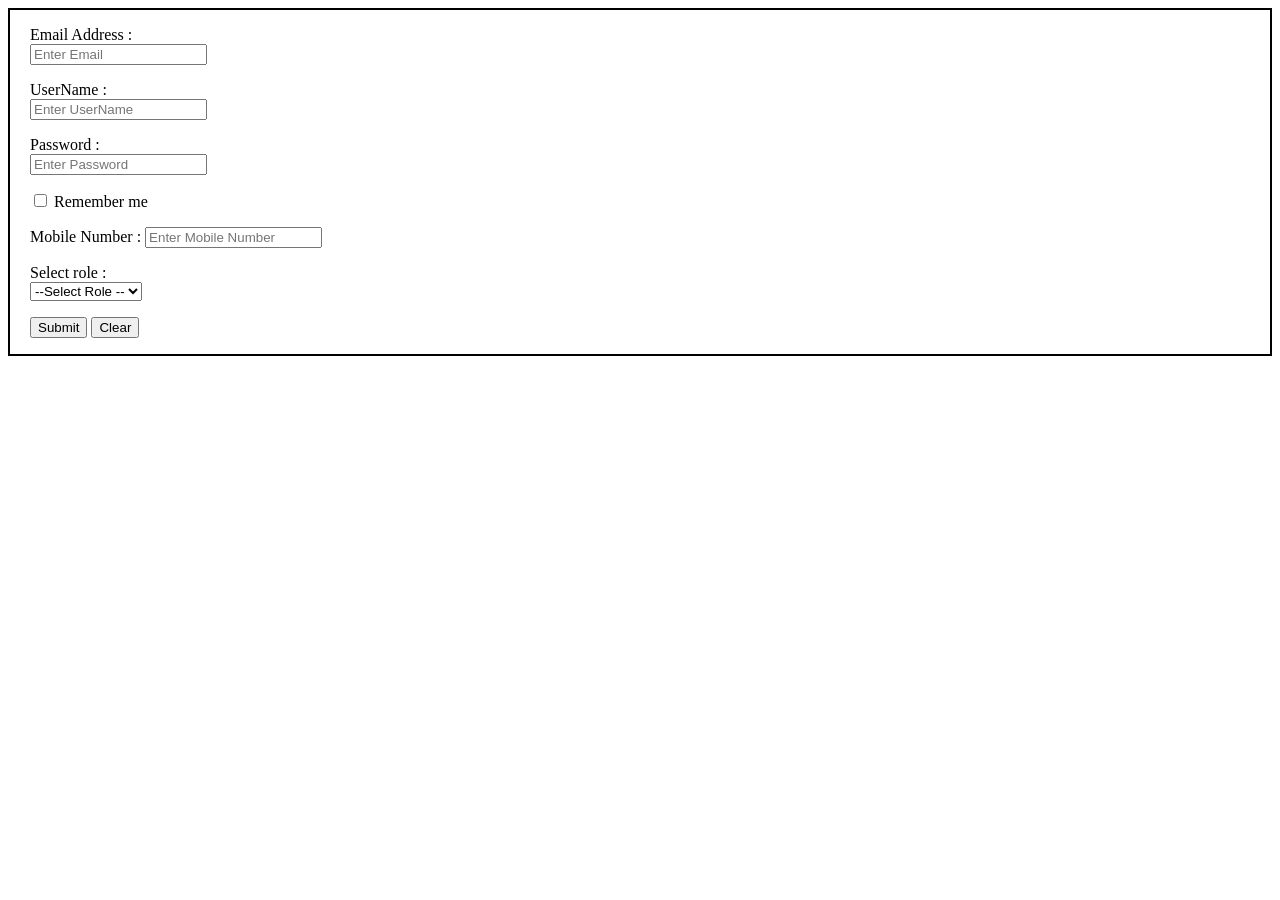
<file: Login.html>
<!DOCTYPE html>
<html lang="en">
<head>
    <meta charset="UTF-8">
    <meta name="viewport" content="width=device-width, initial-scale=1.0">
    <title>Document</title>
    
</head>
<body>
    <form action="" method="post" style="border: 2px solid; padding-left: 20px;">
        <p>
            <label for="email">Email Address : </label><br>
            <input type="email" id="email" name="email" placeholder="Enter Email" required>
        </p>

        <p>
            <label for="username">UserName :</label><br>
            <input type="text" id="username" name="username" placeholder="Enter UserName" required>
        </p>

        <p>
            <label for="password">Password :</label><br>
            <input type="password" id="password" name="password" placeholder="Enter Password" required>
        </p>
        <p>
            <label for="remember"   id="remember">
            <input type="checkbox">
            Remember me
            </label>
        </p>

        <p>
            <label for="mobileNumber">Mobile Number :</label>
            <input type="number"
            id="number"
            name="number"
            pattern="[0-9]{10}"
            placeholder="Enter Mobile Number"
            size="10"
            required>
        </p>
        <p>
            <label for="role">Select role :</label><br>
            <select name="role" id="role" required>
                <option value="">--Select Role --</option>
                <option value="student">Student</option>
                <option value="faculty">Faculty</option>
                <option value="admin">Admin</option>
            </select>
        </p>

        <p>
            <button type="submit" id="submit">Submit</button>
            <button type="reset" id="reset">Clear</button>
        </p>
    </form>
</body>
</html>
</file>
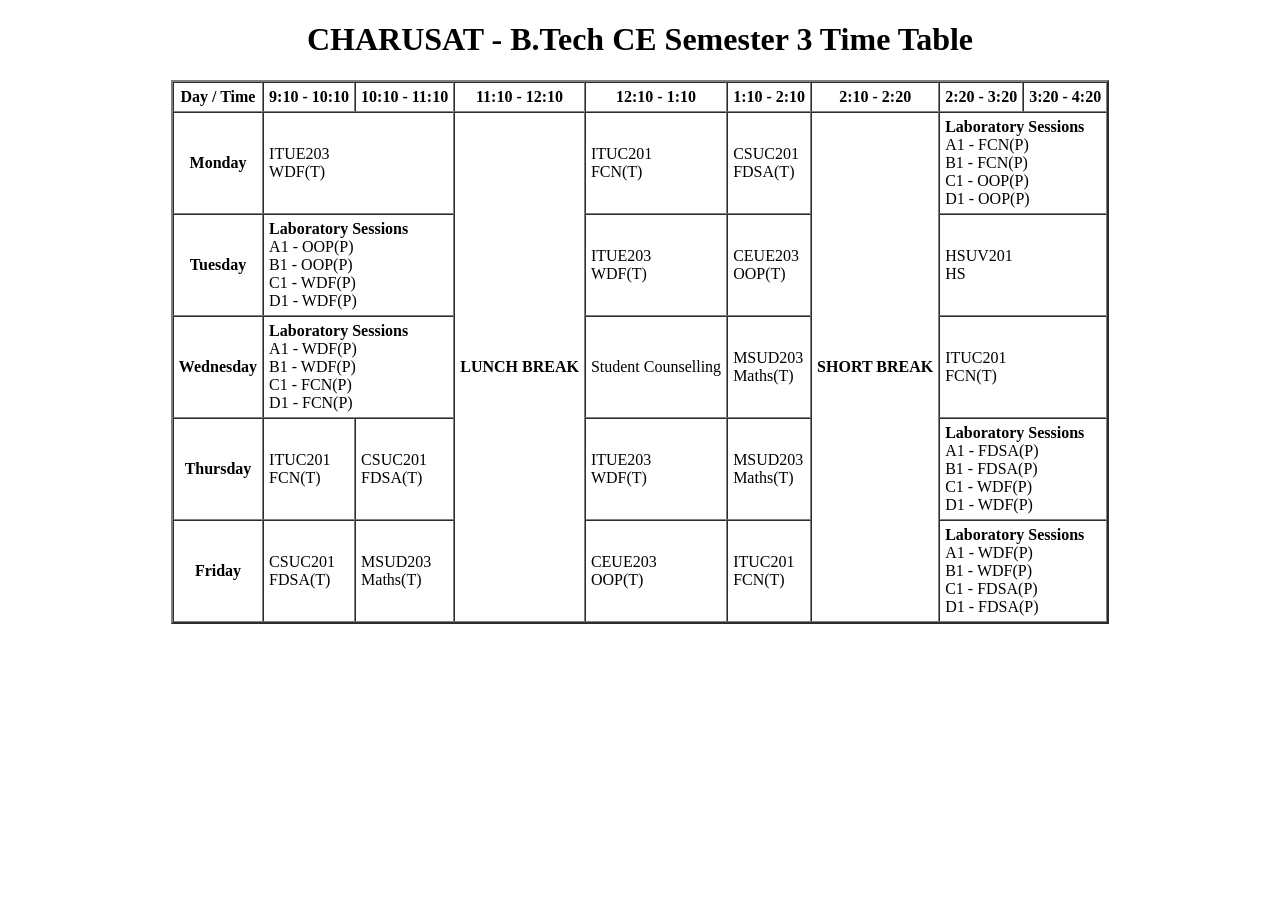
<file: TimeTable.html>
<!DOCTYPE html>
<html>
<head>
    <title>Semester 3 Time Table</title>
</head>
<body>

<h1 align="center">CHARUSAT - B.Tech CE Semester 3 Time Table</h1>

<table border="2" cellspacing="0" cellpadding="5" align = "center">

    <tr>
        <th>Day / Time</th>
        <th>9:10 - 10:10</th>
        <th>10:10 - 11:10</th>
        <th>11:10 - 12:10</th>
        <th>12:10 - 1:10</th>
        <th>1:10 - 2:10</th>
        <th>2:10 - 2:20</th>
        <th>2:20 - 3:20</th>
        <th>3:20 - 4:20</th>
    </tr>

    <tr>
        <th>Monday</th>
        <td colspan="2">
            ITUE203<br>
            WDF(T)
        </td>
        <td rowspan="6" align="center">
            <b>LUNCH BREAK</b>
        </td>
        <td>
            ITUC201<br>
            FCN(T)
        </td>
        <td>
            CSUC201<br>
            FDSA(T)
        </td>
        <td rowspan="6" align="center">
            <b>SHORT BREAK</b>
        </td>
        <td colspan="2">
            <b>Laboratory Sessions</b><br>
            A1 - FCN(P)<br>
            B1 - FCN(P)<br>
            C1 - OOP(P)<br>
            D1 - OOP(P)
        </td>
    </tr>
    <tr>
        <th>Tuesday</th>
        <td colspan="2">
            <b>Laboratory Sessions</b><br>
            A1 - OOP(P)<br>
            B1 - OOP(P)<br>
            C1 - WDF(P)<br>
            D1 - WDF(P)
        </td>
        <td>
            ITUE203<br>
            WDF(T)
        </td>
        <td>
            CEUE203<br>
            OOP(T)
        </td>
        <td colspan="2">
            HSUV201<br>
            HS
        </td>
    </tr>
    <tr>
        <th>Wednesday</th>

        <td colspan="2">
            <b>Laboratory Sessions</b><br>

            A1 - WDF(P)<br>
            B1 - WDF(P)<br>
            C1 - FCN(P)<br>
            D1 - FCN(P)
        </td>

        <td>
            Student Counselling
        </td>
        <td>
            MSUD203<br>
            Maths(T)
        </td>

        <td colspan="2">
            ITUC201<br>
            FCN(T)
        </td>
    </tr>
    <tr>
        <th>Thursday</th>
        <td>
            ITUC201<br>
            FCN(T)
        </td>
        <td>
            CSUC201<br>
            FDSA(T)
        </td>

        <td>
            ITUE203<br>
            WDF(T)
        </td>

        <td>
            MSUD203<br>
            Maths(T)
        </td>

        <td colspan="2">
            <b>Laboratory Sessions</b><br>

            A1 - FDSA(P)<br>
            B1 - FDSA(P)<br>
            C1 - WDF(P)<br>
            D1 - WDF(P)
        </td>
    </tr>

    <tr>
        <th>Friday</th>
        <td>
            CSUC201<br>
            FDSA(T)
        </td>
        <td>
            MSUD203<br>
            Maths(T)
        </td>
        <td>
            CEUE203<br>
            OOP(T)
        </td>
        <td>
            ITUC201<br>
            FCN(T)
        </td>
        <td colspan="2">
            <b>Laboratory Sessions</b><br>
            A1 - WDF(P)<br>
            B1 - WDF(P)<br>
            C1 - FDSA(P)<br>
            D1 - FDSA(P)
        </td>
    </tr>

    <!-- <tr>
        <th>Saturday</th>
        <td>University Elective-1</td>
        <td>University Elective-1</td>
        <td>University Elective-1</td>
        <td>University Elective-1</td>
        <td>Skill Enhancement</td>
        <td>Skill Enhancement</td>
    </tr> -->

</table>
</body>
</html>
</file>
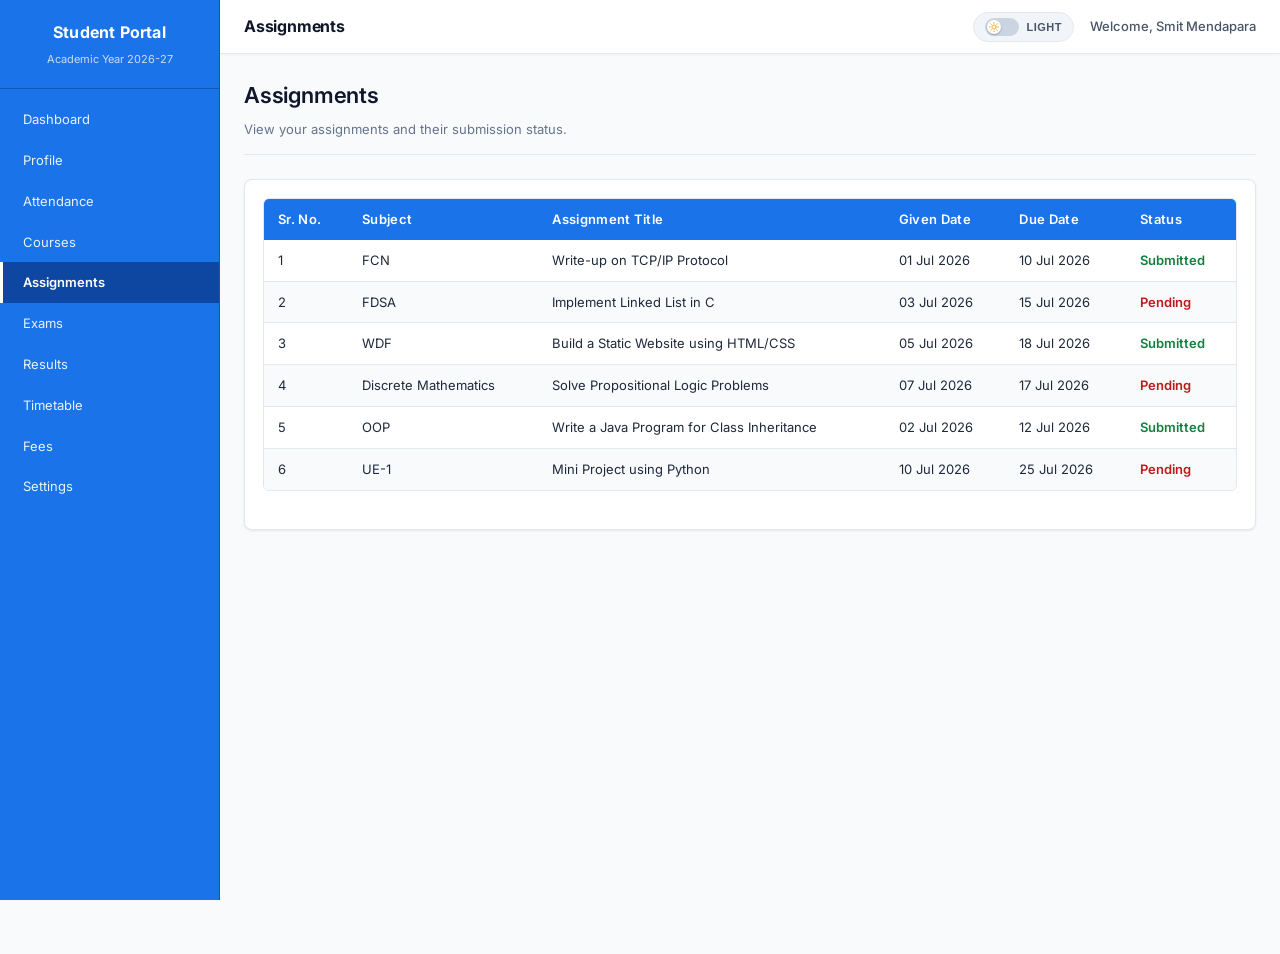
<file: StudentHubPortal/assignments.html>
<!DOCTYPE html>
<html lang="en">
<head>
    <meta charset="UTF-8">
    <meta name="viewport" content="width=device-width, initial-scale=1.0">
    <title>Assignments - Student Dashboard</title>
    <link rel="stylesheet" href="css/style.css">
    <link rel="stylesheet" href="css/layout.css">
    <link rel="stylesheet" href="css/pages.css">
</head>
<body>

    <!-- Sidebar -->
    <aside class="sidebar">
        <div class="sidebar-header">
            <h2>Student Portal</h2>
            <p>Academic Year 2026-27</p>
        </div>
        <ul class="sidebar-menu">
            <li><a href="index.html">Dashboard</a></li>
            <li><a href="profile.html">Profile</a></li>
            <li><a href="attendance.html">Attendance</a></li>
            <li><a href="courses.html">Courses</a></li>
            <li><a href="assignments.html" class="active">Assignments</a></li>
            <li><a href="exams.html">Exams</a></li>
            <li><a href="results.html">Results</a></li>
            <li><a href="timetable.html">Timetable</a></li>
            <li><a href="fees.html">Fees</a></li>
            <li><a href="settings.html">Settings</a></li>
        </ul>
    </aside>

    <!-- Top Navbar -->
    <header class="top-navbar">
        <span class="navbar-title">Assignments</span>
        <div class="navbar-right">
            <button id="theme-toggle" class="theme-toggle-btn" type="button" aria-label="Toggle theme" title="Toggle theme">
                <span class="theme-toggle-track">
                    <span class="theme-toggle-thumb">
                        <svg class="theme-icon sun-icon" viewBox="0 0 24 24" fill="none" stroke="currentColor" stroke-width="2" stroke-linecap="round" stroke-linejoin="round">
                            <circle cx="12" cy="12" r="5"></circle>
                            <line x1="12" y1="1" x2="12" y2="3"></line>
                            <line x1="12" y1="21" x2="12" y2="23"></line>
                            <line x1="4.22" y1="4.22" x2="5.64" y2="5.64"></line>
                            <line x1="18.36" y1="18.36" x2="19.78" y2="19.78"></line>
                            <line x1="1" y1="12" x2="3" y2="12"></line>
                            <line x1="21" y1="12" x2="23" y2="12"></line>
                            <line x1="4.22" y1="19.78" x2="5.64" y2="18.36"></line>
                            <line x1="18.36" y1="5.64" x2="19.78" y2="4.22"></line>
                        </svg>
                        <svg class="theme-icon moon-icon" viewBox="0 0 24 24" fill="none" stroke="currentColor" stroke-width="2" stroke-linecap="round" stroke-linejoin="round">
                            <path d="M21 12.79A9 9 0 1 1 11.21 3 7 7 0 0 0 21 12.79z"></path>
                        </svg>
                    </span>
                </span>
                <span class="theme-toggle-text">Theme</span>
            </button>
            <span class="navbar-user">Welcome, Smit Mendapara</span>
        </div>
    </header>

    <!-- Main Content -->
    <main class="main-content">

        <!-- Page Header -->
        <div class="page-header">
            <h1>Assignments</h1>
            <p>View your assignments and their submission status.</p>
        </div>

        <!-- Assignments Table -->
        <div class="card">
            <table>
                <thead>
                    <tr>
                        <th>Sr. No.</th>
                        <th>Subject</th>
                        <th>Assignment Title</th>
                        <th>Given Date</th>
                        <th>Due Date</th>
                        <th>Status</th>
                    </tr>
                </thead>
                <tbody>
                    <tr>
                        <td>1</td>
                        <td>FCN</td>
                        <td>Write-up on TCP/IP Protocol</td>
                        <td>01 Jul 2026</td>
                        <td>10 Jul 2026</td>
                        <td class="status-present">Submitted</td>
                    </tr>
                    <tr>
                        <td>2</td>
                        <td>FDSA</td>
                        <td>Implement Linked List in C</td>
                        <td>03 Jul 2026</td>
                        <td>15 Jul 2026</td>
                        <td class="status-absent">Pending</td>
                    </tr>
                    <tr>
                        <td>3</td>
                        <td>WDF</td>
                        <td>Build a Static Website using HTML/CSS</td>
                        <td>05 Jul 2026</td>
                        <td>18 Jul 2026</td>
                        <td class="status-present">Submitted</td>
                    </tr>
                    <tr>
                        <td>4</td>
                        <td>Discrete Mathematics</td>
                        <td>Solve Propositional Logic Problems</td>
                        <td>07 Jul 2026</td>
                        <td>17 Jul 2026</td>
                        <td class="status-absent">Pending</td>
                    </tr>
                    <tr>
                        <td>5</td>
                        <td>OOP</td>
                        <td>Write a Java Program for Class Inheritance</td>
                        <td>02 Jul 2026</td>
                        <td>12 Jul 2026</td>
                        <td class="status-present">Submitted</td>
                    </tr>
                    <tr>
                        <td>6</td>
                        <td>UE-1</td>
                        <td>Mini Project using Python</td>
                        <td>10 Jul 2026</td>
                        <td>25 Jul 2026</td>
                        <td class="status-absent">Pending</td>
                    </tr>
                </tbody>
            </table>
        </div>

    </main>
    <script src="js/theme.js"></script>
</body>
</html>
</file>
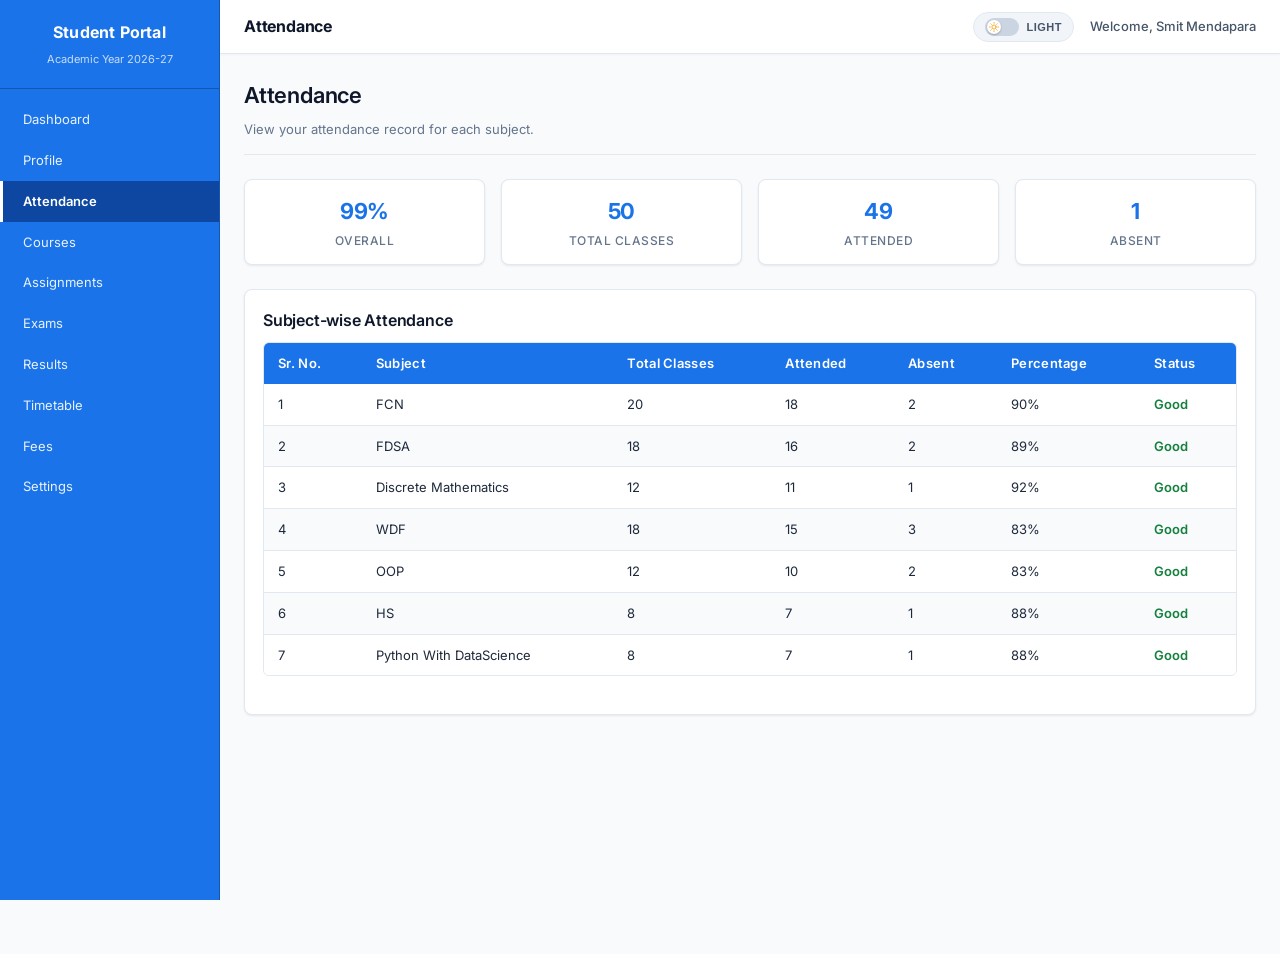
<file: StudentHubPortal/attendance.html>
<!DOCTYPE html>
<html lang="en">
<head>
    <meta charset="UTF-8">
    <meta name="viewport" content="width=device-width, initial-scale=1.0">
    <title>Attendance - Student Dashboard</title>
    <link rel="stylesheet" href="css/style.css">
    <link rel="stylesheet" href="css/layout.css">
    <link rel="stylesheet" href="css/pages.css">
</head>
<body>

    <!-- Sidebar -->
    <aside class="sidebar">
        <div class="sidebar-header">
            <h2>Student Portal</h2>
            <p>Academic Year 2026-27</p>
        </div>
        <ul class="sidebar-menu">
            <li><a href="index.html">Dashboard</a></li>
            <li><a href="profile.html">Profile</a></li>
            <li><a href="attendance.html" class="active">Attendance</a></li>
            <li><a href="courses.html">Courses</a></li>
            <li><a href="assignments.html">Assignments</a></li>
            <li><a href="exams.html">Exams</a></li>
            <li><a href="results.html">Results</a></li>
            <li><a href="timetable.html">Timetable</a></li>
            <li><a href="fees.html">Fees</a></li>
            <li><a href="settings.html">Settings</a></li>
        </ul>
    </aside>

    <!-- Top Navbar -->
    <header class="top-navbar">
        <span class="navbar-title">Attendance</span>
        <div class="navbar-right">
            <button id="theme-toggle" class="theme-toggle-btn" type="button" aria-label="Toggle theme" title="Toggle theme">
                <span class="theme-toggle-track">
                    <span class="theme-toggle-thumb">
                        <svg class="theme-icon sun-icon" viewBox="0 0 24 24" fill="none" stroke="currentColor" stroke-width="2" stroke-linecap="round" stroke-linejoin="round">
                            <circle cx="12" cy="12" r="5"></circle>
                            <line x1="12" y1="1" x2="12" y2="3"></line>
                            <line x1="12" y1="21" x2="12" y2="23"></line>
                            <line x1="4.22" y1="4.22" x2="5.64" y2="5.64"></line>
                            <line x1="18.36" y1="18.36" x2="19.78" y2="19.78"></line>
                            <line x1="1" y1="12" x2="3" y2="12"></line>
                            <line x1="21" y1="12" x2="23" y2="12"></line>
                            <line x1="4.22" y1="19.78" x2="5.64" y2="18.36"></line>
                            <line x1="18.36" y1="5.64" x2="19.78" y2="4.22"></line>
                        </svg>
                        <svg class="theme-icon moon-icon" viewBox="0 0 24 24" fill="none" stroke="currentColor" stroke-width="2" stroke-linecap="round" stroke-linejoin="round">
                            <path d="M21 12.79A9 9 0 1 1 11.21 3 7 7 0 0 0 21 12.79z"></path>
                        </svg>
                    </span>
                </span>
                <span class="theme-toggle-text">Theme</span>
            </button>
            <span class="navbar-user">Welcome, Smit Mendapara</span>
        </div>
    </header>

    <!-- Main Content -->
    <main class="main-content">

        <!-- Page Header -->
        <div class="page-header">
            <h1>Attendance</h1>
            <p>View your attendance record for each subject.</p>
        </div>

        <!-- Attendance Summary -->
        <div class="attendance-summary">
            <div class="summary-box">
                <h3>99%</h3>
                <p>Overall</p>
            </div>
            <div class="summary-box">
                <h3>50</h3>
                <p>Total Classes</p>
            </div>
            <div class="summary-box">
                <h3>49</h3>
                <p>Attended</p>
            </div>
            <div class="summary-box">
                <h3>1</h3>
                <p>Absent</p>
            </div>
        </div>

        <div class="card">
            <h3 class="mb-10">Subject-wise Attendance</h3>
            <table>
                <thead>
                    <tr>
                        <th>Sr. No.</th>
                        <th>Subject</th>
                        <th>Total Classes</th>
                        <th>Attended</th>
                        <th>Absent</th>
                        <th>Percentage</th>
                        <th>Status</th>
                    </tr>
                </thead>
                <tbody>
                    <tr>
                        <td>1</td>
                        <td>FCN</td>
                        <td>20</td>
                        <td>18</td>
                        <td>2</td>
                        <td>90%</td>
                        <td class="status-present">Good</td>
                    </tr>
                    <tr>
                        <td>2</td>
                        <td>FDSA</td>
                        <td>18</td>
                        <td>16</td>
                        <td>2</td>
                        <td>89%</td>
                        <td class="status-present">Good</td>
                    </tr>
                    <tr>
                        <td>3</td>
                        <td>Discrete Mathematics</td>
                        <td>12</td>
                        <td>11</td>
                        <td>1</td>
                        <td>92%</td>
                        <td class="status-present">Good</td>
                    </tr>
                    <tr>
                        <td>4</td>
                        <td>WDF</td>
                        <td>18</td>
                        <td>15</td>
                        <td>3</td>
                        <td>83%</td>
                        <td class="status-present">Good</td>
                    </tr>
                    <tr>
                        <td>5</td>
                        <td>OOP</td>
                        <td>12</td>
                        <td>10</td>
                        <td>2</td>
                        <td>83%</td>
                        <td class="status-present">Good</td>
                    </tr>
                    <tr>
                        <td>6</td>
                        <td>HS</td>
                        <td>8</td>
                        <td>7</td>
                        <td>1</td>
                        <td>88%</td>
                        <td class="status-present">Good</td>
                    </tr>
                    <tr>
                        <td>7</td>
                        <td>Python With DataScience</td>
                        <td>8</td>
                        <td>7</td>
                        <td>1</td>
                        <td>88%</td>
                        <td class="status-present">Good</td>
                    </tr>
                    
                </tbody>
            </table>
        </div>

    </main>
    <script src="js/theme.js"></script>
</body>
</html>
</file>
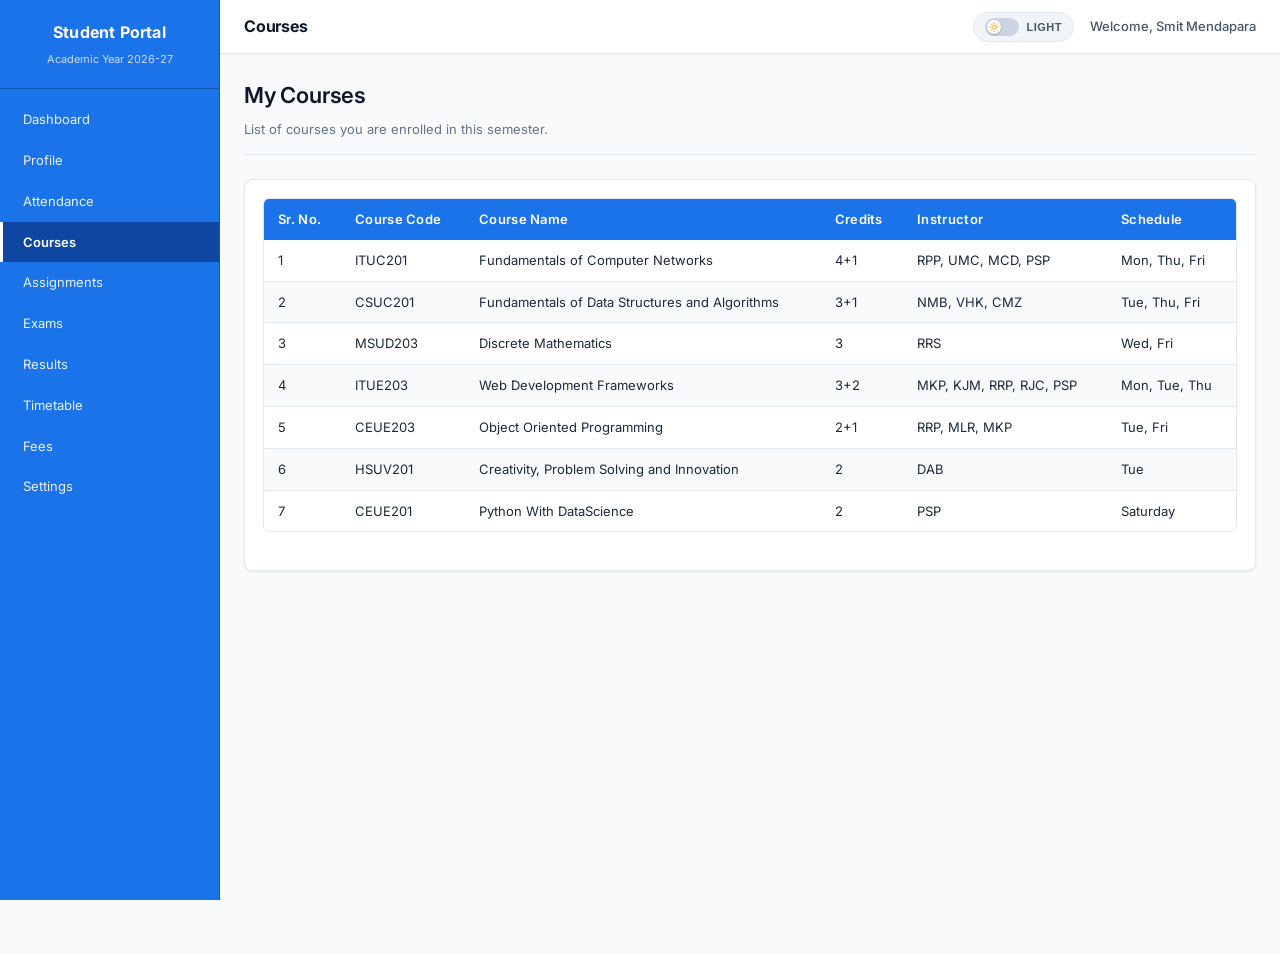
<file: StudentHubPortal/courses.html>
<!DOCTYPE html>
<html lang="en">
<head>
    <meta charset="UTF-8">
    <meta name="viewport" content="width=device-width, initial-scale=1.0">
    <title>Courses - Student Dashboard</title>
    <link rel="stylesheet" href="css/style.css">
    <link rel="stylesheet" href="css/layout.css">
    <link rel="stylesheet" href="css/pages.css">
</head>
<body>

    <!-- Sidebar -->
    <aside class="sidebar">
        <div class="sidebar-header">
            <h2>Student Portal</h2>
            <p>Academic Year 2026-27</p>
        </div>
        <ul class="sidebar-menu">
            <li><a href="index.html">Dashboard</a></li>
            <li><a href="profile.html">Profile</a></li>
            <li><a href="attendance.html">Attendance</a></li>
            <li><a href="courses.html" class="active">Courses</a></li>
            <li><a href="assignments.html">Assignments</a></li>
            <li><a href="exams.html">Exams</a></li>
            <li><a href="results.html">Results</a></li>
            <li><a href="timetable.html">Timetable</a></li>
            <li><a href="fees.html">Fees</a></li>
            <li><a href="settings.html">Settings</a></li>
        </ul>
    </aside>

    <!-- Top Navbar -->
    <header class="top-navbar">
        <span class="navbar-title">Courses</span>
        <div class="navbar-right">
            <button id="theme-toggle" class="theme-toggle-btn" type="button" aria-label="Toggle theme" title="Toggle theme">
                <span class="theme-toggle-track">
                    <span class="theme-toggle-thumb">
                        <svg class="theme-icon sun-icon" viewBox="0 0 24 24" fill="none" stroke="currentColor" stroke-width="2" stroke-linecap="round" stroke-linejoin="round">
                            <circle cx="12" cy="12" r="5"></circle>
                            <line x1="12" y1="1" x2="12" y2="3"></line>
                            <line x1="12" y1="21" x2="12" y2="23"></line>
                            <line x1="4.22" y1="4.22" x2="5.64" y2="5.64"></line>
                            <line x1="18.36" y1="18.36" x2="19.78" y2="19.78"></line>
                            <line x1="1" y1="12" x2="3" y2="12"></line>
                            <line x1="21" y1="12" x2="23" y2="12"></line>
                            <line x1="4.22" y1="19.78" x2="5.64" y2="18.36"></line>
                            <line x1="18.36" y1="5.64" x2="19.78" y2="4.22"></line>
                        </svg>
                        <svg class="theme-icon moon-icon" viewBox="0 0 24 24" fill="none" stroke="currentColor" stroke-width="2" stroke-linecap="round" stroke-linejoin="round">
                            <path d="M21 12.79A9 9 0 1 1 11.21 3 7 7 0 0 0 21 12.79z"></path>
                        </svg>
                    </span>
                </span>
                <span class="theme-toggle-text">Theme</span>
            </button>
            <span class="navbar-user">Welcome, Smit Mendapara</span>
        </div>
    </header>

    <!-- Main Content -->
    <main class="main-content">

        <!-- Page Header -->
        <div class="page-header">
            <h1>My Courses</h1>
            <p>List of courses you are enrolled in this semester.</p>
        </div>

        <!-- Course Table -->
        <div class="card">
            <table>
                <thead>
                    <tr>
                        <th>Sr. No.</th>
                        <th>Course Code</th>
                        <th>Course Name</th>
                        <th>Credits</th>
                        <th>Instructor</th>
                        <th>Schedule</th>
                    </tr>
                </thead>
                <tbody>
                    <tr>
                        <td>1</td>
                        <td>ITUC201</td>
                        <td>Fundamentals of Computer Networks</td>
                        <td>4+1</td>
                        <td>RPP, UMC, MCD, PSP</td>
                        <td>Mon, Thu, Fri</td>
                    </tr>
                    <tr>
                        <td>2</td>
                        <td>CSUC201</td>
                        <td>Fundamentals of Data Structures and Algorithms</td>
                        <td>3+1</td>
                        <td>NMB, VHK, CMZ</td>
                        <td>Tue, Thu, Fri</td>
                    </tr>
                    <tr>
                        <td>3</td>
                        <td>MSUD203</td>
                        <td>Discrete Mathematics</td>
                        <td>3</td>
                        <td>RRS</td>
                        <td>Wed, Fri</td>
                    </tr>
                    <tr>
                        <td>4</td>
                        <td>ITUE203</td>
                        <td>Web Development Frameworks</td>
                        <td>3+2</td>
                        <td>MKP, KJM, RRP, RJC, PSP</td>
                        <td>Mon, Tue, Thu</td>
                    </tr>
                    <tr>
                        <td>5</td>
                        <td>CEUE203</td>
                        <td>Object Oriented Programming</td>
                        <td>2+1</td>
                        <td>RRP, MLR, MKP</td>
                        <td>Tue, Fri</td>
                    </tr>
                    <tr>
                        <td>6</td>
                        <td>HSUV201</td>
                        <td>Creativity, Problem Solving and Innovation</td>
                        <td>2</td>
                        <td>DAB</td>
                        <td>Tue</td>
                    </tr>
                    <tr>
                        <td>7</td>
                        <td>CEUE201</td>
                        <td>Python With DataScience</td>
                        <td>2</td>
                        <td>PSP</td>
                        <td>Saturday</td>
                    </tr>
                </tbody>
            </table>
        </div>

    </main>
    <script src="js/theme.js"></script>
</body>
</html>
</file>
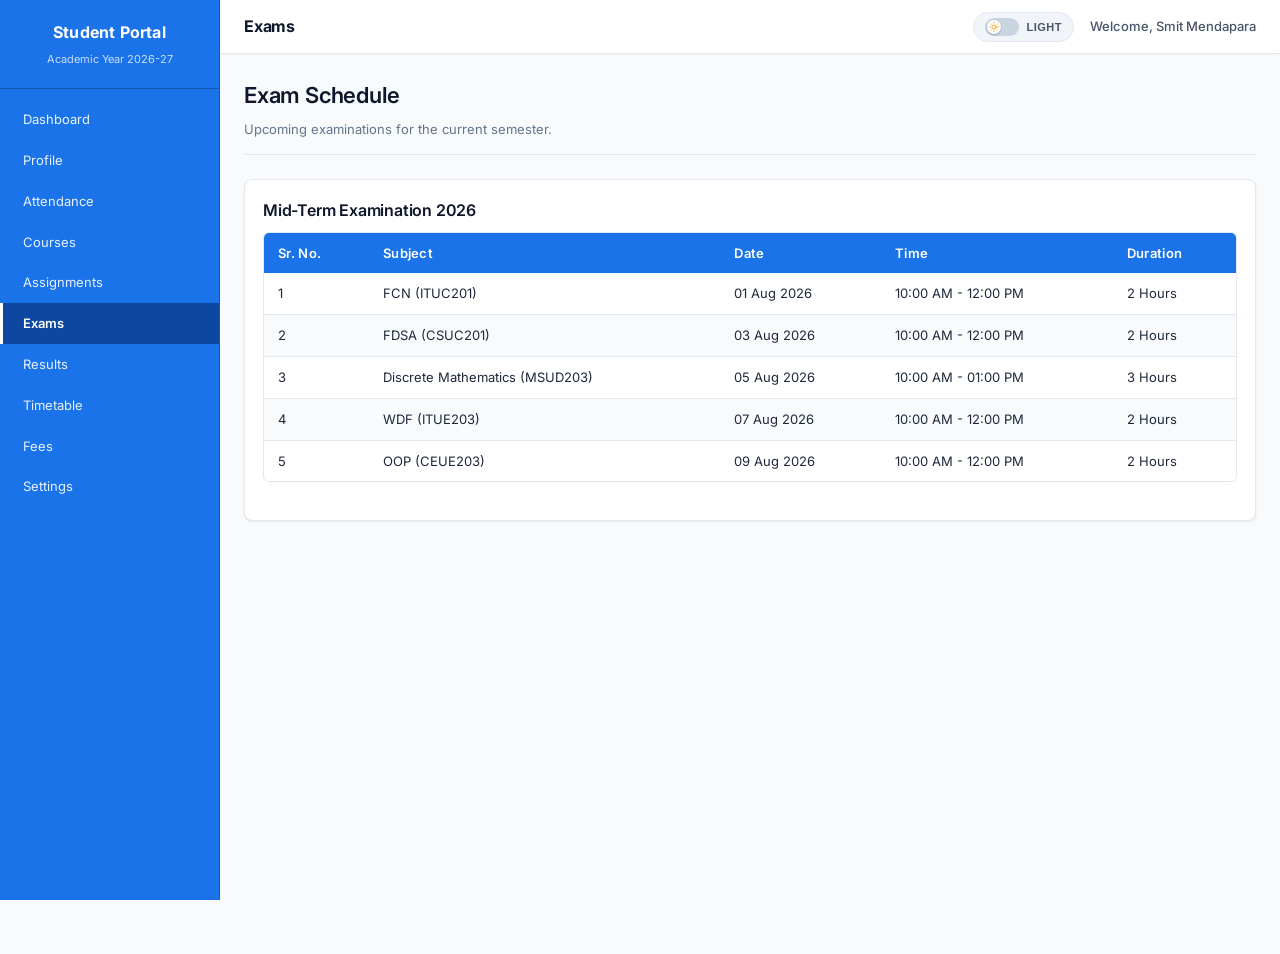
<file: StudentHubPortal/exams.html>
<!DOCTYPE html>
<html lang="en">
<head>
    <meta charset="UTF-8">
    <meta name="viewport" content="width=device-width, initial-scale=1.0">
    <title>Exams - Student Dashboard</title>
    <link rel="stylesheet" href="css/style.css">
    <link rel="stylesheet" href="css/layout.css">
    <link rel="stylesheet" href="css/pages.css">
</head>
<body>

    <!-- Sidebar -->
    <aside class="sidebar">
        <div class="sidebar-header">
            <h2>Student Portal</h2>
            <p>Academic Year 2026-27</p>
        </div>
        <ul class="sidebar-menu">
            <li><a href="index.html">Dashboard</a></li>
            <li><a href="profile.html">Profile</a></li>
            <li><a href="attendance.html">Attendance</a></li>
            <li><a href="courses.html">Courses</a></li>
            <li><a href="assignments.html">Assignments</a></li>
            <li><a href="exams.html" class="active">Exams</a></li>
            <li><a href="results.html">Results</a></li>
            <li><a href="timetable.html">Timetable</a></li>
            <li><a href="fees.html">Fees</a></li>
            <li><a href="settings.html">Settings</a></li>
        </ul>
    </aside>

    <!-- Top Navbar -->
    <header class="top-navbar">
        <span class="navbar-title">Exams</span>
        <div class="navbar-right">
            <button id="theme-toggle" class="theme-toggle-btn" type="button" aria-label="Toggle theme" title="Toggle theme">
                <span class="theme-toggle-track">
                    <span class="theme-toggle-thumb">
                        <svg class="theme-icon sun-icon" viewBox="0 0 24 24" fill="none" stroke="currentColor" stroke-width="2" stroke-linecap="round" stroke-linejoin="round">
                            <circle cx="12" cy="12" r="5"></circle>
                            <line x1="12" y1="1" x2="12" y2="3"></line>
                            <line x1="12" y1="21" x2="12" y2="23"></line>
                            <line x1="4.22" y1="4.22" x2="5.64" y2="5.64"></line>
                            <line x1="18.36" y1="18.36" x2="19.78" y2="19.78"></line>
                            <line x1="1" y1="12" x2="3" y2="12"></line>
                            <line x1="21" y1="12" x2="23" y2="12"></line>
                            <line x1="4.22" y1="19.78" x2="5.64" y2="18.36"></line>
                            <line x1="18.36" y1="5.64" x2="19.78" y2="4.22"></line>
                        </svg>
                        <svg class="theme-icon moon-icon" viewBox="0 0 24 24" fill="none" stroke="currentColor" stroke-width="2" stroke-linecap="round" stroke-linejoin="round">
                            <path d="M21 12.79A9 9 0 1 1 11.21 3 7 7 0 0 0 21 12.79z"></path>
                        </svg>
                    </span>
                </span>
                <span class="theme-toggle-text">Theme</span>
            </button>
            <span class="navbar-user">Welcome, Smit Mendapara</span>
        </div>
    </header>

    <!-- Main Content -->
    <main class="main-content">

        <!-- Page Header -->
        <div class="page-header">
            <h1>Exam Schedule</h1>
            <p>Upcoming examinations for the current semester.</p>
        </div>

        <!-- Exam Table -->
        <div class="card">
            <h3 class="mb-10">Mid-Term Examination 2026</h3>
            <table>
                <thead>
                    <tr>
                        <th>Sr. No.</th>
                        <th>Subject</th>
                        <th>Date</th>
                        <th>Time</th>
                        <th>Duration</th>
                    </tr>
                </thead>
                <tbody>
                    <tr>
                        <td>1</td>
                        <td>FCN (ITUC201)</td>
                        <td>01 Aug 2026</td>
                        <td>10:00 AM - 12:00 PM</td>
                        <td>2 Hours</td>
                    </tr>
                    <tr>
                        <td>2</td>
                        <td>FDSA (CSUC201)</td>
                        <td>03 Aug 2026</td>
                        <td>10:00 AM - 12:00 PM</td>
                        <td>2 Hours</td>
                    </tr>
                    <tr>
                        <td>3</td>
                        <td>Discrete Mathematics (MSUD203)</td>
                        <td>05 Aug 2026</td>
                        <td>10:00 AM - 01:00 PM</td>
                        <td>3 Hours</td>
                    </tr>
                    <tr>
                        <td>4</td>
                        <td>WDF (ITUE203)</td>
                        <td>07 Aug 2026</td>
                        <td>10:00 AM - 12:00 PM</td>
                        <td>2 Hours</td>
                    </tr>
                    <tr>
                        <td>5</td>
                        <td>OOP (CEUE203)</td>
                        <td>09 Aug 2026</td>
                        <td>10:00 AM - 12:00 PM</td>
                        <td>2 Hours</td>
                    </tr>
                </tbody>
            </table>
        </div>

    </main>
    <script src="js/theme.js"></script>
</body>
</html>
</file>
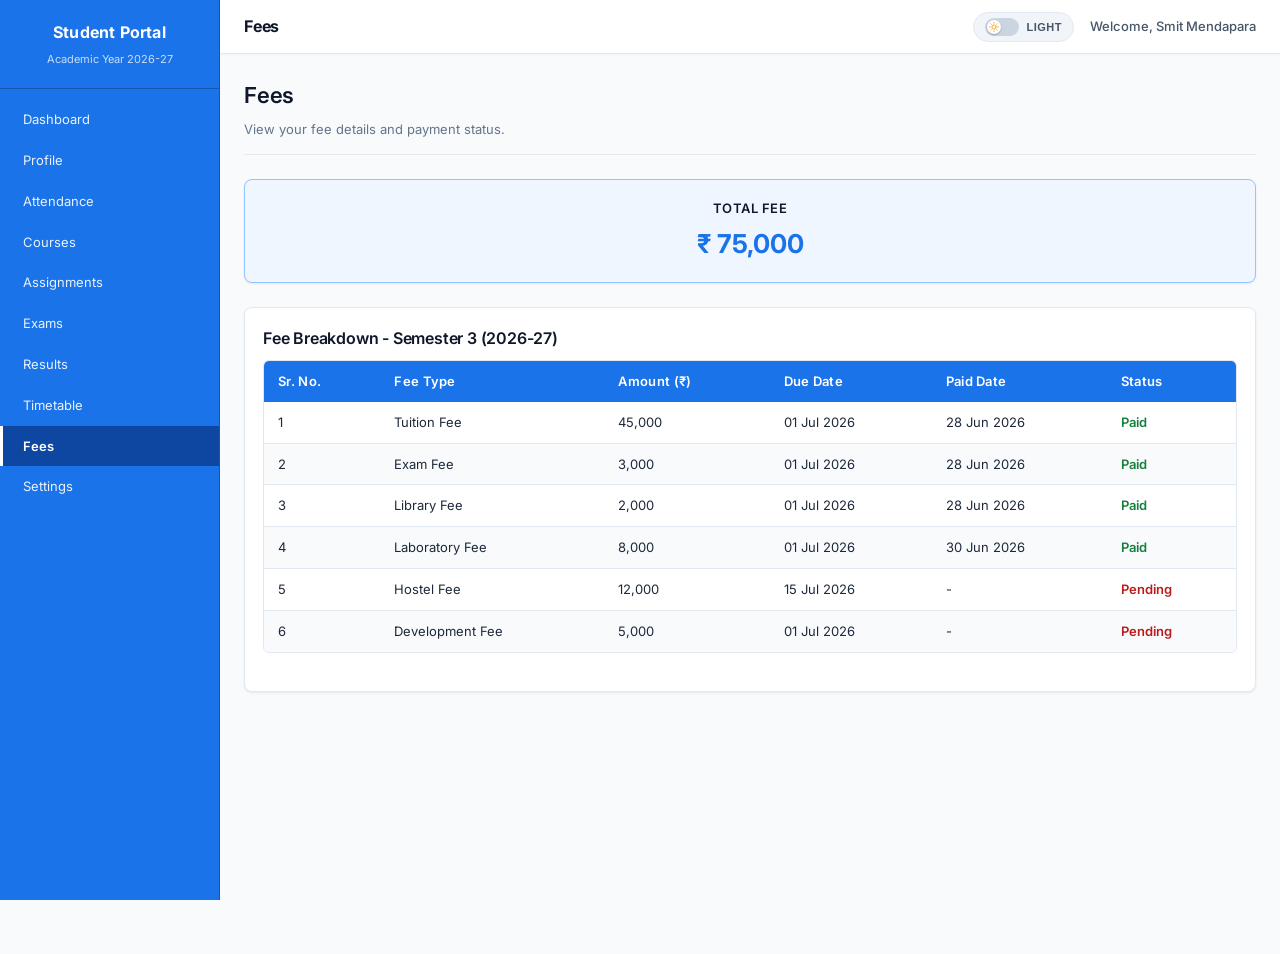
<file: StudentHubPortal/fees.html>
<!DOCTYPE html>
<html lang="en">
<head>
    <meta charset="UTF-8">
    <meta name="viewport" content="width=device-width, initial-scale=1.0">
    <title>Fees - Student Dashboard</title>
    <link rel="stylesheet" href="css/style.css">
    <link rel="stylesheet" href="css/layout.css">
    <link rel="stylesheet" href="css/pages.css">
</head>
<body>

    <!-- Sidebar -->
    <aside class="sidebar">
        <div class="sidebar-header">
            <h2>Student Portal</h2>
            <p>Academic Year 2026-27</p>
        </div>
        <ul class="sidebar-menu">
            <li><a href="index.html">Dashboard</a></li>
            <li><a href="profile.html">Profile</a></li>
            <li><a href="attendance.html">Attendance</a></li>
            <li><a href="courses.html">Courses</a></li>
            <li><a href="assignments.html">Assignments</a></li>
            <li><a href="exams.html">Exams</a></li>
            <li><a href="results.html">Results</a></li>
            <li><a href="timetable.html">Timetable</a></li>
            <li><a href="fees.html" class="active">Fees</a></li>
            <li><a href="settings.html">Settings</a></li>
        </ul>
    </aside>

    <!-- Top Navbar -->
    <header class="top-navbar">
        <span class="navbar-title">Fees</span>
        <div class="navbar-right">
            <button id="theme-toggle" class="theme-toggle-btn" type="button" aria-label="Toggle theme" title="Toggle theme">
                <span class="theme-toggle-track">
                    <span class="theme-toggle-thumb">
                        <svg class="theme-icon sun-icon" viewBox="0 0 24 24" fill="none" stroke="currentColor" stroke-width="2" stroke-linecap="round" stroke-linejoin="round">
                            <circle cx="12" cy="12" r="5"></circle>
                            <line x1="12" y1="1" x2="12" y2="3"></line>
                            <line x1="12" y1="21" x2="12" y2="23"></line>
                            <line x1="4.22" y1="4.22" x2="5.64" y2="5.64"></line>
                            <line x1="18.36" y1="18.36" x2="19.78" y2="19.78"></line>
                            <line x1="1" y1="12" x2="3" y2="12"></line>
                            <line x1="21" y1="12" x2="23" y2="12"></line>
                            <line x1="4.22" y1="19.78" x2="5.64" y2="18.36"></line>
                            <line x1="18.36" y1="5.64" x2="19.78" y2="4.22"></line>
                        </svg>
                        <svg class="theme-icon moon-icon" viewBox="0 0 24 24" fill="none" stroke="currentColor" stroke-width="2" stroke-linecap="round" stroke-linejoin="round">
                            <path d="M21 12.79A9 9 0 1 1 11.21 3 7 7 0 0 0 21 12.79z"></path>
                        </svg>
                    </span>
                </span>
                <span class="theme-toggle-text">Theme</span>
            </button>
            <span class="navbar-user">Welcome, Smit Mendapara</span>
        </div>
    </header>

    <!-- Main Content -->
    <main class="main-content">

        <!-- Page Header -->
        <div class="page-header">
            <h1>Fees</h1>
            <p>View your fee details and payment status.</p>
        </div>

        <!-- Fee Total -->
        <div class="fee-total">
            <h3>Total Fee</h3>
            <p>&#8377; 75,000</p>
        </div>

        <!-- Fees Table -->
        <div class="card">
            <h3 class="mb-10">Fee Breakdown - Semester 3 (2026-27)</h3>
            <table>
                <thead>
                    <tr>
                        <th>Sr. No.</th>
                        <th>Fee Type</th>
                        <th>Amount (&#8377;)</th>
                        <th>Due Date</th>
                        <th>Paid Date</th>
                        <th>Status</th>
                    </tr>
                </thead>
                <tbody>
                    <tr>
                        <td>1</td>
                        <td>Tuition Fee</td>
                        <td>45,000</td>
                        <td>01 Jul 2026</td>
                        <td>28 Jun 2026</td>
                        <td class="status-present">Paid</td>
                    </tr>
                    <tr>
                        <td>2</td>
                        <td>Exam Fee</td>
                        <td>3,000</td>
                        <td>01 Jul 2026</td>
                        <td>28 Jun 2026</td>
                        <td class="status-present">Paid</td>
                    </tr>
                    <tr>
                        <td>3</td>
                        <td>Library Fee</td>
                        <td>2,000</td>
                        <td>01 Jul 2026</td>
                        <td>28 Jun 2026</td>
                        <td class="status-present">Paid</td>
                    </tr>
                    <tr>
                        <td>4</td>
                        <td>Laboratory Fee</td>
                        <td>8,000</td>
                        <td>01 Jul 2026</td>
                        <td>30 Jun 2026</td>
                        <td class="status-present">Paid</td>
                    </tr>
                    <tr>
                        <td>5</td>
                        <td>Hostel Fee</td>
                        <td>12,000</td>
                        <td>15 Jul 2026</td>
                        <td>-</td>
                        <td class="status-absent">Pending</td>
                    </tr>
                    <tr>
                        <td>6</td>
                        <td>Development Fee</td>
                        <td>5,000</td>
                        <td>01 Jul 2026</td>
                        <td>-</td>
                        <td class="status-absent">Pending</td>
                    </tr>
                </tbody>
            </table>
        </div>

    </main>
    <script src="js/theme.js"></script>
</body>
</html>
</file>
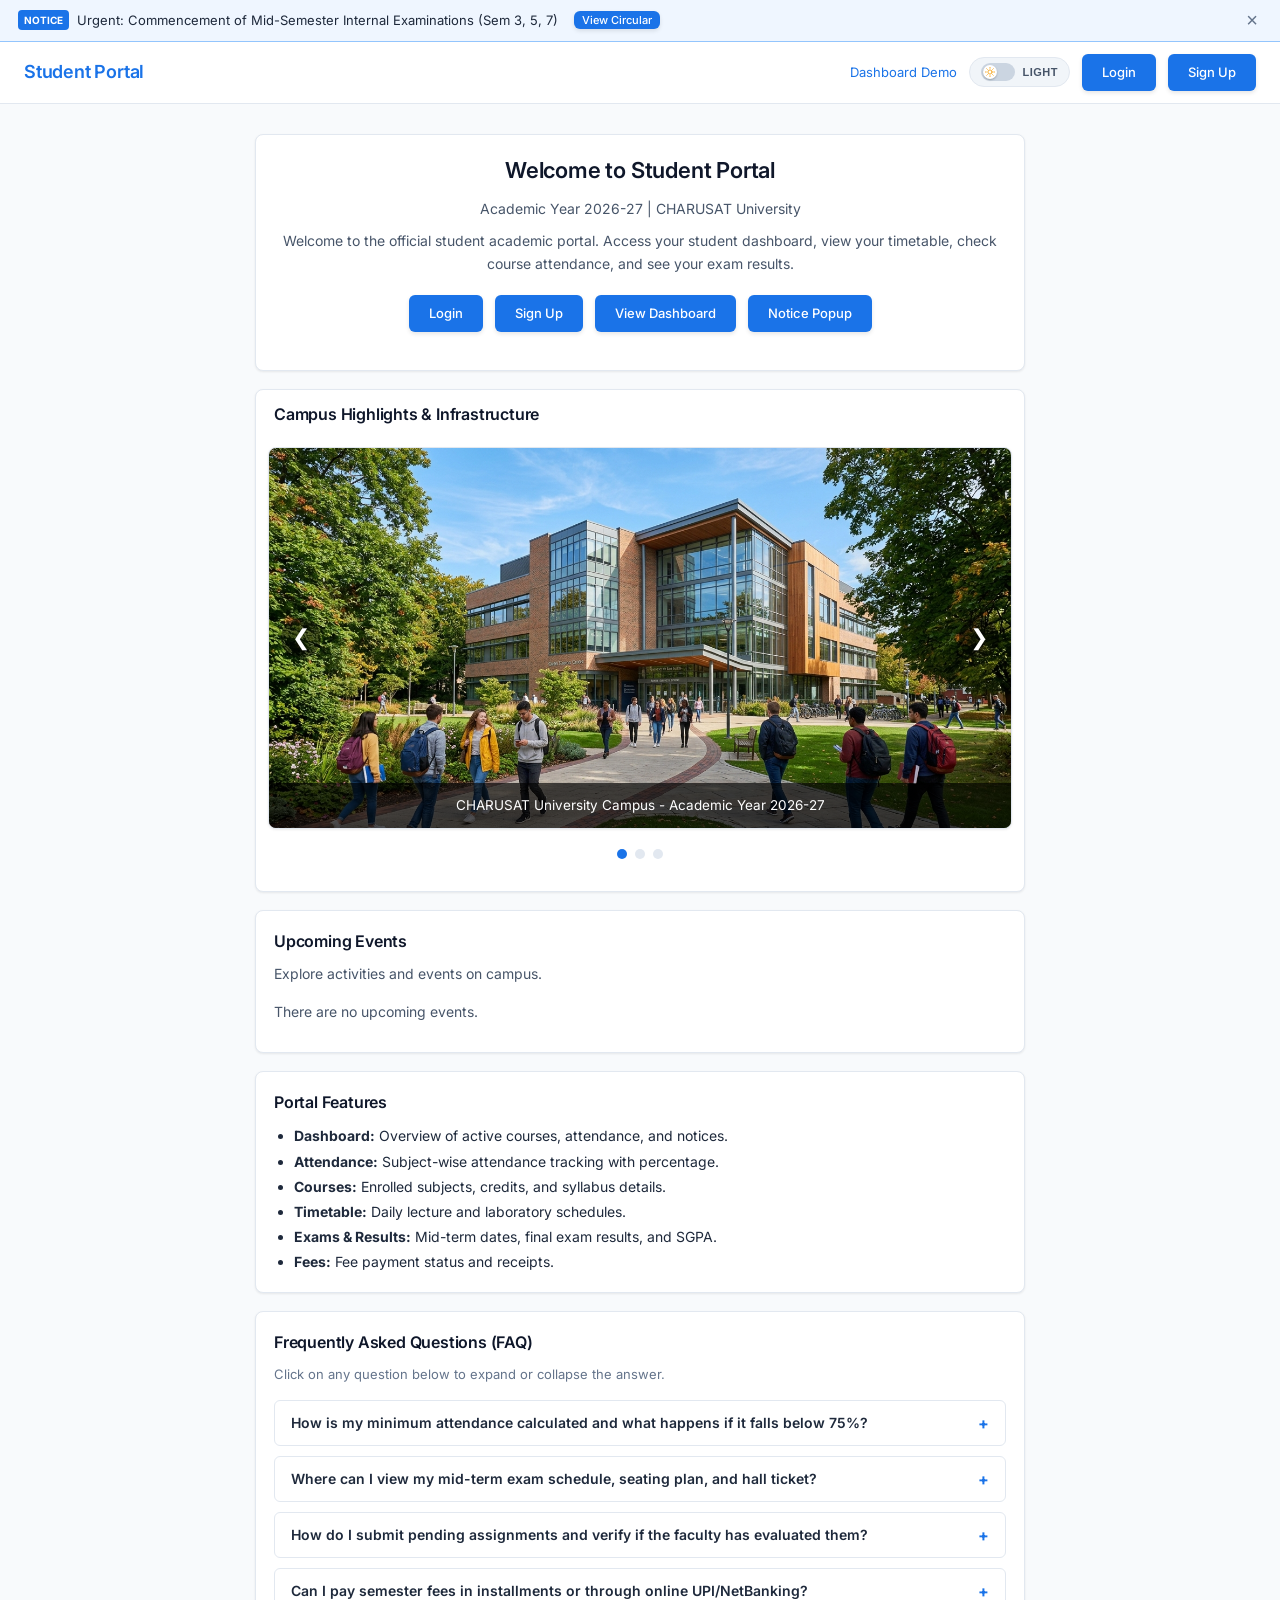
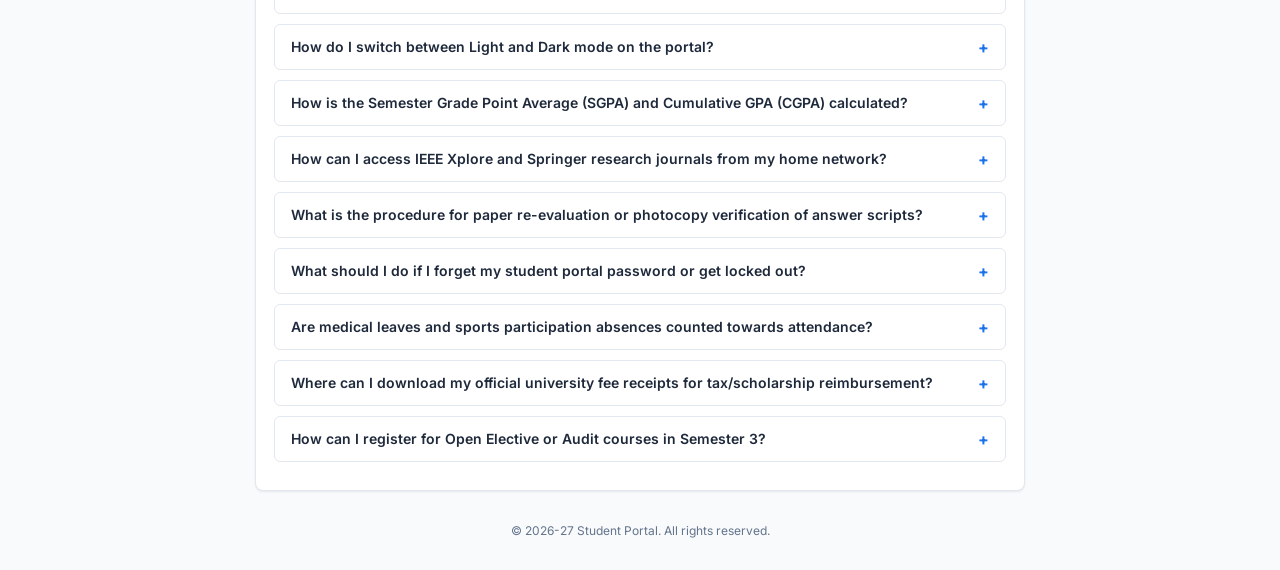
<file: StudentHubPortal/home.html>
<!DOCTYPE html>
<html lang="en">
<head>
    <meta charset="UTF-8">
    <meta name="viewport" content="width=device-width, initial-scale=1.0">
    <title>Home - Student Portal</title>
    <link rel="stylesheet" href="css/style.css">
    <link rel="stylesheet" href="css/pages.css">
</head>
<body>

    <!-- 1. Notification Banner Component -->
    <div id="notification-banner" class="notification-banner">
        <div class="banner-content">
            <span class="banner-tag">Notice</span>
            <span id="notice-banner-text">Loading notices...</span>
            <button type="button" class="btn btn-sm" data-modal-open="announcement-modal" style="padding: 2px 8px; font-size: 11px; margin-left: 8px;">View Circular</button>
        </div>
        <button id="banner-close-btn" class="banner-close-btn" type="button" title="Dismiss notification" aria-label="Close notification">&times;</button>
    </div>

    <!-- Simple Top Navigation with Hamburger Menu & Theme Switcher -->
    <header class="simple-navbar">
        <h2>Student Portal</h2>

        <!-- 2. Hamburger Menu Button for Mobile Screens -->
        <button id="hamburger-btn" class="hamburger-btn" type="button" aria-label="Toggle navigation menu" aria-expanded="false">
            &#9776;
        </button>

        <div id="simple-nav-menu" class="simple-nav-right">
            <a href="index.html" style="font-size: 13px;">Dashboard Demo</a>
            
            <!-- 3. Light/Dark Theme Switcher Component -->
            <button id="theme-toggle" class="theme-toggle-btn" type="button" aria-label="Toggle theme" title="Toggle theme">
                <span class="theme-toggle-track">
                    <span class="theme-toggle-thumb">
                        <svg class="theme-icon sun-icon" viewBox="0 0 24 24" fill="none" stroke="currentColor" stroke-width="2" stroke-linecap="round" stroke-linejoin="round">
                            <circle cx="12" cy="12" r="5"></circle>
                            <line x1="12" y1="1" x2="12" y2="3"></line>
                            <line x1="12" y1="21" x2="12" y2="23"></line>
                            <line x1="4.22" y1="4.22" x2="5.64" y2="5.64"></line>
                            <line x1="18.36" y1="18.36" x2="19.78" y2="19.78"></line>
                            <line x1="1" y1="12" x2="3" y2="12"></line>
                            <line x1="21" y1="12" x2="23" y2="12"></line>
                            <line x1="4.22" y1="19.78" x2="5.64" y2="18.36"></line>
                            <line x1="18.36" y1="5.64" x2="19.78" y2="4.22"></line>
                        </svg>
                        <svg class="theme-icon moon-icon" viewBox="0 0 24 24" fill="none" stroke="currentColor" stroke-width="2" stroke-linecap="round" stroke-linejoin="round">
                            <path d="M21 12.79A9 9 0 1 1 11.21 3 7 7 0 0 0 21 12.79z"></path>
                        </svg>
                    </span>
                </span>
                <span class="theme-toggle-text">Theme</span>
            </button>

            <!-- Login & Sign Up Buttons Available at Homepage -->
            <a href="login.php" class="btn">Login</a>
            <a href="signup.html" class="btn">Sign Up</a>
        </div>
    </header>

    <!-- Main Content -->
    <main class="simple-home">

        <!-- Welcome Card -->
        <div class="card">
            <h1>Welcome to Student Portal</h1>
            <p>Academic Year 2026-27 | CHARUSAT University</p>
            <p>Welcome to the official student academic portal. Access your student dashboard, view your timetable, check course attendance, and see your exam results.</p>
            
            <div class="home-buttons">
                <a href="login.php" class="btn">Login</a>
                <a href="signup.html" class="btn">Sign Up</a>
                <a href="index.php" class="btn">View Dashboard</a>
                <button type="button" class="btn" data-modal-open="announcement-modal">Notice Popup</button>
            </div>
        </div>

        <!-- 4. Dynamic Education Image Slider Component -->
        <div class="card" style="padding: 12px;">
            <h3 class="mb-10" style="text-align: left; padding: 0 6px;">Campus Highlights & Infrastructure</h3>
            
            <div id="slider-container" class="slider-container">
                <div id="slider-track" class="slider-track">
                    <!-- Slide 1 -->
                    <div class="slide">
                        <img src="images/college_campus.jpg" alt="University Campus Building">
                        <div class="slide-caption">CHARUSAT University Campus - Academic Year 2026-27</div>
                    </div>
                    <!-- Slide 2 -->
                    <div class="slide">
                        <img src="images/campus_library.jpg" alt="University Central Library">
                        <div class="slide-caption">Central Library & Digital Knowledge Resource Center</div>
                    </div>
                    <!-- Slide 3 -->
                    <div class="slide">
                        <img src="images/college_classroom.jpg" alt="Computer Engineering Lab">
                        <div class="slide-caption">Computer Engineering Laboratory & Collaborative Workspaces</div>
                    </div>
                </div>

                <!-- Slider Navigation Arrows -->
                <button id="slider-prev" class="slider-btn slider-prev" type="button" aria-label="Previous slide">&#10094;</button>
                <button id="slider-next" class="slider-btn slider-next" type="button" aria-label="Next slide">&#10095;</button>
            </div>

            <!-- Slider Dots Indicators -->
            <div id="slider-dots" class="slider-dots"></div>
        </div>

        <!-- Events loaded from events.json -->
            <div class="card" style="text-align: left;">
                <h3>Upcoming Events</h3>
                <p>Explore activities and events on campus.</p>

                <div id="events-list">
                    <p>Loading events...</p>
                </div>
            </div>

        <!-- Features Overview Card -->
        <div class="card" style="text-align: left;">
            <h3 class="mb-10">Portal Features</h3>
            <ul style="padding-left: 20px; line-height: 1.8;">
                <li><b>Dashboard:</b> Overview of active courses, attendance, and notices.</li>
                <li><b>Attendance:</b> Subject-wise attendance tracking with percentage.</li>
                <li><b>Courses:</b> Enrolled subjects, credits, and syllabus details.</li>
                <li><b>Timetable:</b> Daily lecture and laboratory schedules.</li>
                <li><b>Exams & Results:</b> Mid-term dates, final exam results, and SGPA.</li>
                <li><b>Fees:</b> Fee payment status and receipts.</li>
            </ul>
        </div>

        <!-- 5. Collapsible FAQ (Accordion) Component -->
        <div class="card" style="text-align: left;">
            <h3 class="mb-10">Frequently Asked Questions (FAQ)</h3>
            <p style="font-size: 13px; color: var(--text-muted);">Click on any question below to expand or collapse the answer.</p>

            <div class="faq-list" id="faq-list">
                <p>Loading FAQs...</p>
            </div>
        </div>

        <p class="text-center" style="color: var(--text-muted); font-size: 12px; margin-top: 30px;">
            &copy; 2026-27 Student Portal. All rights reserved.
        </p>

    </main>

    <!-- 6. Modal Popup Component -->
    <div id="announcement-modal" class="modal-overlay" role="dialog" aria-modal="true" aria-labelledby="modal-title">
        <div class="modal-box">
            <div class="modal-header">
                <h3 id="modal-title"> University Academic Circular</h3>
                <button class="modal-close-btn" type="button" data-modal-close aria-label="Close dialog">&times;</button>
            </div>
            <div class="modal-body" id="notice-modal-body">
                <p>Loading notice details...</p>
            </div>
            <div class="modal-footer">
                <a href="exams.html" class="btn" style="margin-right: 6px;">Go to Exams Page</a>
                <button type="button" class="btn" data-modal-close>Close</button>
            </div>
        </div>
    </div>

    <!-- Dynamic Components JavaScript -->
    <script src="js/components.js"></script>
    <script src="js/theme.js"></script>
    <script src="js/json-data.js"></script>
</body>
</html>
</file>
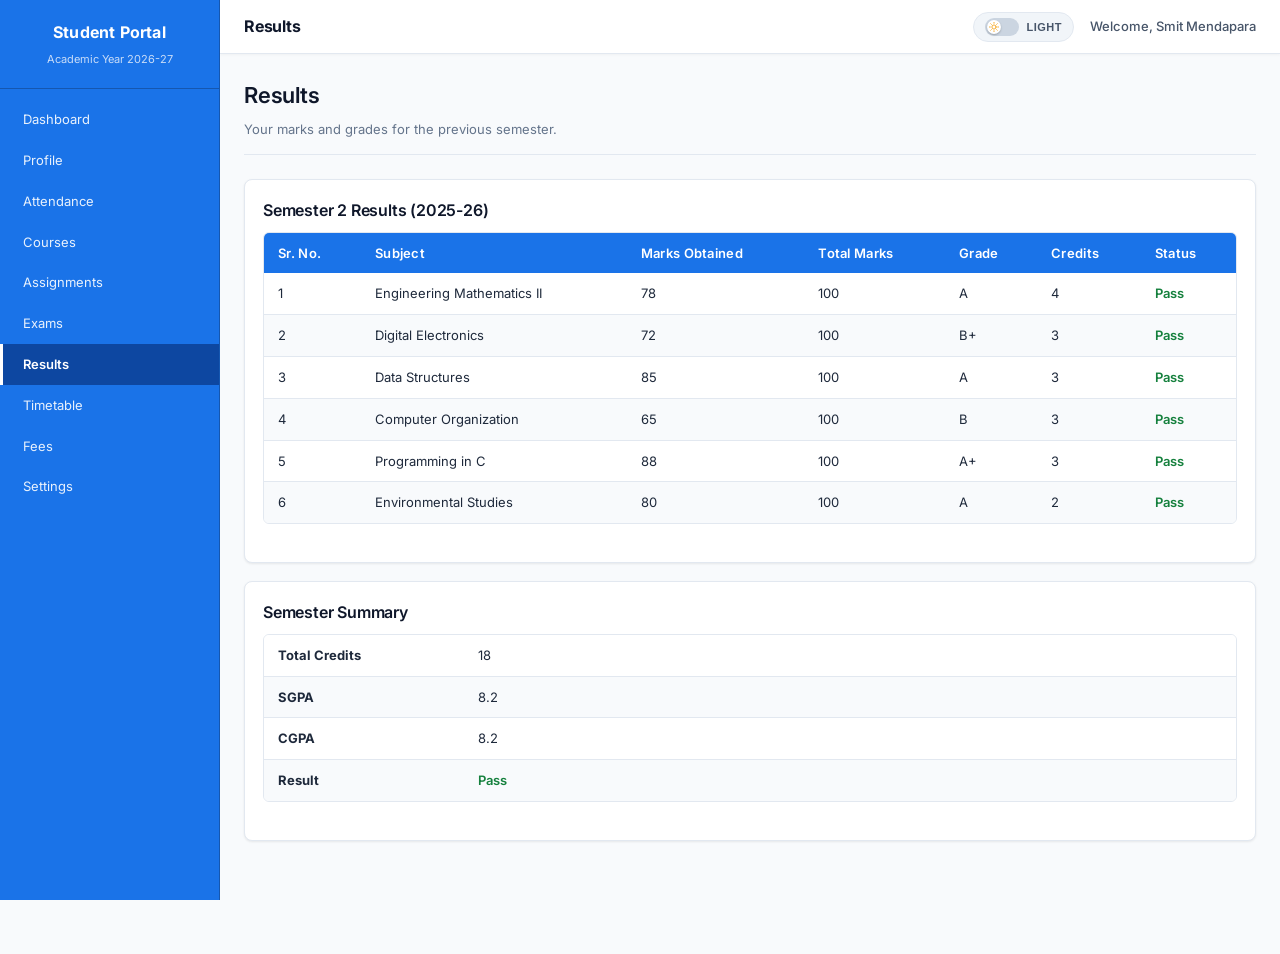
<file: StudentHubPortal/results.html>
<!DOCTYPE html>
<html lang="en">
<head>
    <meta charset="UTF-8">
    <meta name="viewport" content="width=device-width, initial-scale=1.0">
    <title>Results - Student Dashboard</title>
    <link rel="stylesheet" href="css/style.css">
    <link rel="stylesheet" href="css/layout.css">
    <link rel="stylesheet" href="css/pages.css">
</head>
<body>

    <!-- Sidebar -->
    <aside class="sidebar">
        <div class="sidebar-header">
            <h2>Student Portal</h2>
            <p>Academic Year 2026-27</p>
        </div>
        <ul class="sidebar-menu">
            <li><a href="index.html">Dashboard</a></li>
            <li><a href="profile.html">Profile</a></li>
            <li><a href="attendance.html">Attendance</a></li>
            <li><a href="courses.html">Courses</a></li>
            <li><a href="assignments.html">Assignments</a></li>
            <li><a href="exams.html">Exams</a></li>
            <li><a href="results.html" class="active">Results</a></li>
            <li><a href="timetable.html">Timetable</a></li>
            <li><a href="fees.html">Fees</a></li>
            <li><a href="settings.html">Settings</a></li>
        </ul>
    </aside>

    <!-- Top Navbar -->
    <header class="top-navbar">
        <span class="navbar-title">Results</span>
        <div class="navbar-right">
            <button id="theme-toggle" class="theme-toggle-btn" type="button" aria-label="Toggle theme" title="Toggle theme">
                <span class="theme-toggle-track">
                    <span class="theme-toggle-thumb">
                        <svg class="theme-icon sun-icon" viewBox="0 0 24 24" fill="none" stroke="currentColor" stroke-width="2" stroke-linecap="round" stroke-linejoin="round">
                            <circle cx="12" cy="12" r="5"></circle>
                            <line x1="12" y1="1" x2="12" y2="3"></line>
                            <line x1="12" y1="21" x2="12" y2="23"></line>
                            <line x1="4.22" y1="4.22" x2="5.64" y2="5.64"></line>
                            <line x1="18.36" y1="18.36" x2="19.78" y2="19.78"></line>
                            <line x1="1" y1="12" x2="3" y2="12"></line>
                            <line x1="21" y1="12" x2="23" y2="12"></line>
                            <line x1="4.22" y1="19.78" x2="5.64" y2="18.36"></line>
                            <line x1="18.36" y1="5.64" x2="19.78" y2="4.22"></line>
                        </svg>
                        <svg class="theme-icon moon-icon" viewBox="0 0 24 24" fill="none" stroke="currentColor" stroke-width="2" stroke-linecap="round" stroke-linejoin="round">
                            <path d="M21 12.79A9 9 0 1 1 11.21 3 7 7 0 0 0 21 12.79z"></path>
                        </svg>
                    </span>
                </span>
                <span class="theme-toggle-text">Theme</span>
            </button>
            <span class="navbar-user">Welcome, Smit Mendapara</span>
        </div>
    </header>

    <!-- Main Content -->
    <main class="main-content">

        <!-- Page Header -->
        <div class="page-header">
            <h1>Results</h1>
            <p>Your marks and grades for the previous semester.</p>
        </div>

        <!-- Results Table -->
        <div class="card">
            <h3 class="mb-10">Semester 2 Results (2025-26)</h3>
            <table>
                <thead>
                    <tr>
                        <th>Sr. No.</th>
                        <th>Subject</th>
                        <th>Marks Obtained</th>
                        <th>Total Marks</th>
                        <th>Grade</th>
                        <th>Credits</th>
                        <th>Status</th>
                    </tr>
                </thead>
                <tbody>
                    <tr>
                        <td>1</td>
                        <td>Engineering Mathematics II</td>
                        <td>78</td>
                        <td>100</td>
                        <td>A</td>
                        <td>4</td>
                        <td class="status-pass">Pass</td>
                    </tr>
                    <tr>
                        <td>2</td>
                        <td>Digital Electronics</td>
                        <td>72</td>
                        <td>100</td>
                        <td>B+</td>
                        <td>3</td>
                        <td class="status-pass">Pass</td>
                    </tr>
                    <tr>
                        <td>3</td>
                        <td>Data Structures</td>
                        <td>85</td>
                        <td>100</td>
                        <td>A</td>
                        <td>3</td>
                        <td class="status-pass">Pass</td>
                    </tr>
                    <tr>
                        <td>4</td>
                        <td>Computer Organization</td>
                        <td>65</td>
                        <td>100</td>
                        <td>B</td>
                        <td>3</td>
                        <td class="status-pass">Pass</td>
                    </tr>
                    <tr>
                        <td>5</td>
                        <td>Programming in C</td>
                        <td>88</td>
                        <td>100</td>
                        <td>A+</td>
                        <td>3</td>
                        <td class="status-pass">Pass</td>
                    </tr>
                    <tr>
                        <td>6</td>
                        <td>Environmental Studies</td>
                        <td>80</td>
                        <td>100</td>
                        <td>A</td>
                        <td>2</td>
                        <td class="status-pass">Pass</td>
                    </tr>
                </tbody>
            </table>
        </div>

        <!-- CGPA Summary -->
        <div class="card">
            <h3>Semester Summary</h3>
            <table>
                <tr>
                    <td style="font-weight:bold; width:200px;">Total Credits</td>
                    <td>18</td>
                </tr>
                <tr>
                    <td style="font-weight:bold;">SGPA</td>
                    <td>8.2</td>
                </tr>
                <tr>
                    <td style="font-weight:bold;">CGPA</td>
                    <td>8.2</td>
                </tr>
                <tr>
                    <td style="font-weight:bold;">Result</td>
                    <td class="status-pass">Pass</td>
                </tr>
            </table>
        </div>

    </main>
    <script src="js/theme.js"></script>
</body>
</html>
</file>
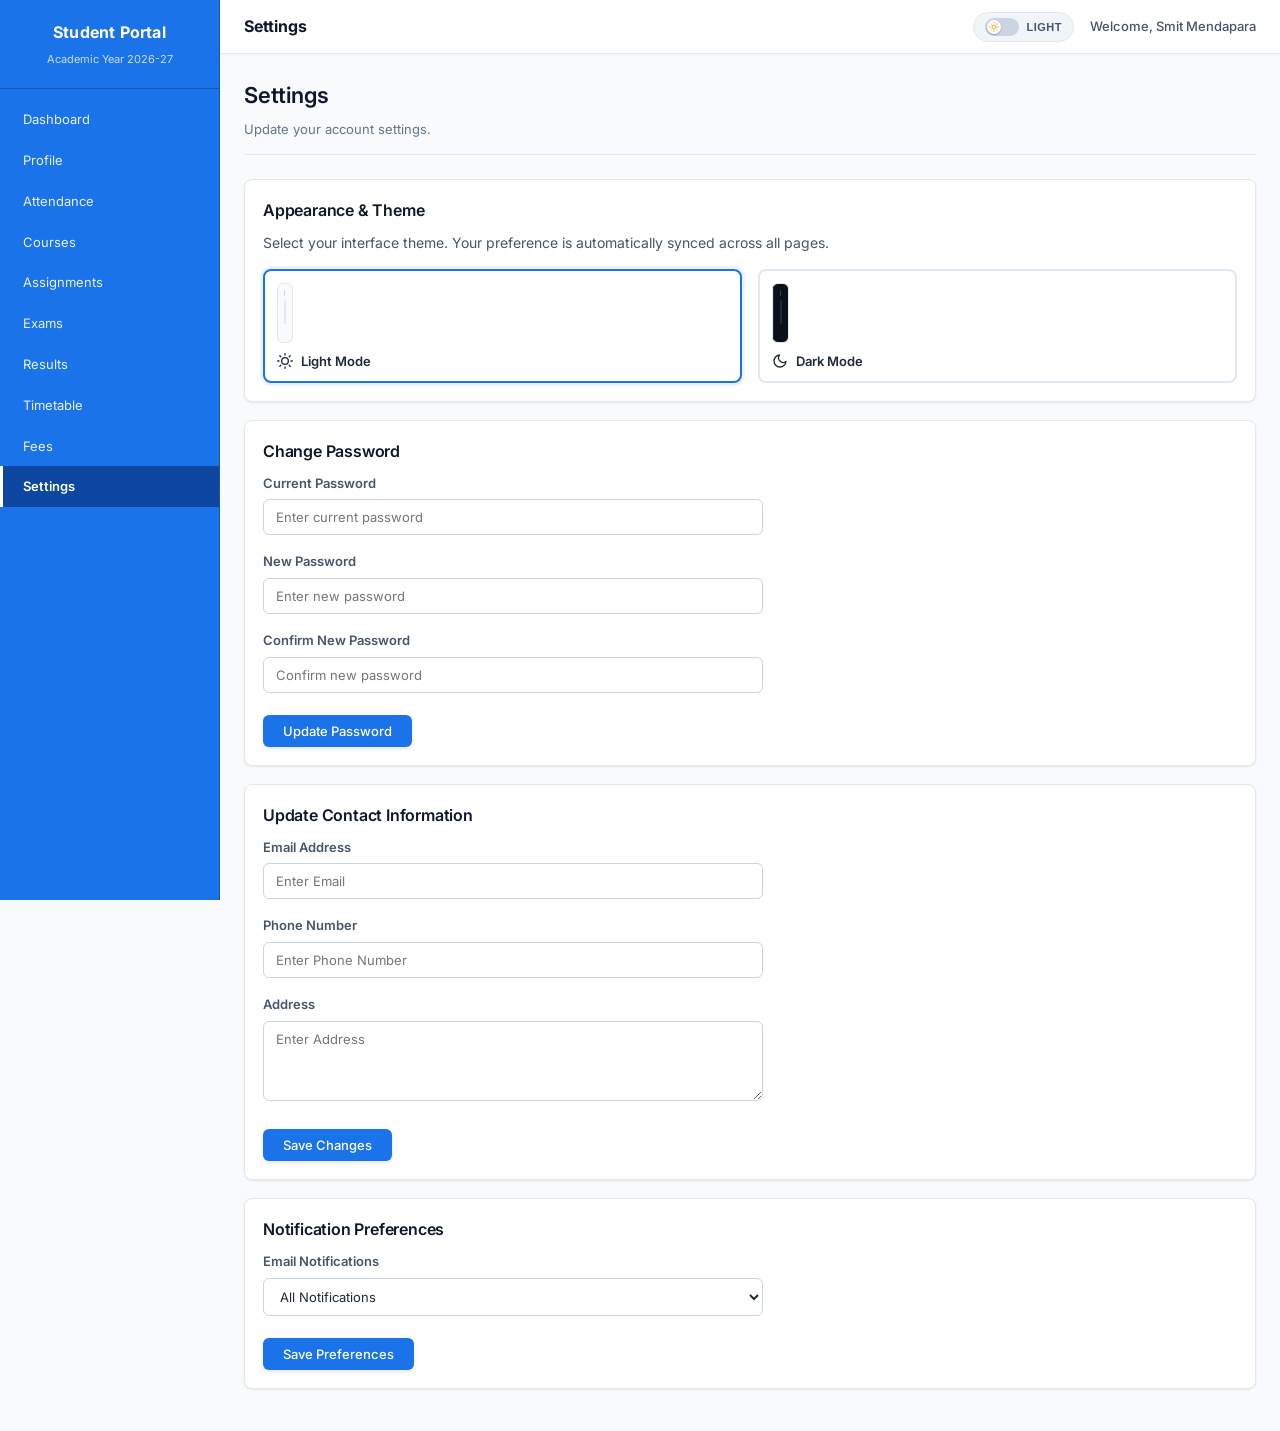
<file: StudentHubPortal/settings.html>
<!DOCTYPE html>
<html lang="en">
<head>
    <meta charset="UTF-8">
    <meta name="viewport" content="width=device-width, initial-scale=1.0">
    <title>Settings - Student Dashboard</title>
    <link rel="stylesheet" href="css/style.css">
    <link rel="stylesheet" href="css/layout.css">
    <link rel="stylesheet" href="css/pages.css">
</head>
<body>

    <!-- Sidebar -->
    <aside class="sidebar">
        <div class="sidebar-header">
            <h2>Student Portal</h2>
            <p>Academic Year 2026-27</p>
        </div>
        <ul class="sidebar-menu">
            <li><a href="index.html">Dashboard</a></li>
            <li><a href="profile.html">Profile</a></li>
            <li><a href="attendance.html">Attendance</a></li>
            <li><a href="courses.html">Courses</a></li>
            <li><a href="assignments.html">Assignments</a></li>
            <li><a href="exams.html">Exams</a></li>
            <li><a href="results.html">Results</a></li>
            <li><a href="timetable.html">Timetable</a></li>
            <li><a href="fees.html">Fees</a></li>
            <li><a href="settings.html" class="active">Settings</a></li>
        </ul>
    </aside>

    <!-- Top Navbar -->
    <header class="top-navbar">
        <span class="navbar-title">Settings</span>
        <div class="navbar-right">
            <button id="theme-toggle" class="theme-toggle-btn" type="button" aria-label="Toggle theme" title="Toggle theme">
                <span class="theme-toggle-track">
                    <span class="theme-toggle-thumb">
                        <svg class="theme-icon sun-icon" viewBox="0 0 24 24" fill="none" stroke="currentColor" stroke-width="2" stroke-linecap="round" stroke-linejoin="round">
                            <circle cx="12" cy="12" r="5"></circle>
                            <line x1="12" y1="1" x2="12" y2="3"></line>
                            <line x1="12" y1="21" x2="12" y2="23"></line>
                            <line x1="4.22" y1="4.22" x2="5.64" y2="5.64"></line>
                            <line x1="18.36" y1="18.36" x2="19.78" y2="19.78"></line>
                            <line x1="1" y1="12" x2="3" y2="12"></line>
                            <line x1="21" y1="12" x2="23" y2="12"></line>
                            <line x1="4.22" y1="19.78" x2="5.64" y2="18.36"></line>
                            <line x1="18.36" y1="5.64" x2="19.78" y2="4.22"></line>
                        </svg>
                        <svg class="theme-icon moon-icon" viewBox="0 0 24 24" fill="none" stroke="currentColor" stroke-width="2" stroke-linecap="round" stroke-linejoin="round">
                            <path d="M21 12.79A9 9 0 1 1 11.21 3 7 7 0 0 0 21 12.79z"></path>
                        </svg>
                    </span>
                </span>
                <span class="theme-toggle-text">Theme</span>
            </button>
            <span class="navbar-user">Welcome, Smit Mendapara</span>
        </div>
    </header>

    <!-- Main Content -->
    <main class="main-content">

        <!-- Page Header -->
        <div class="page-header">
            <h1>Settings</h1>
            <p>Update your account settings.</p>
        </div>

        <!-- Appearance & Theme Preferences -->
        <div class="card">
            <h3 class="mb-10">Appearance & Theme</h3>
            <p>Select your interface theme. Your preference is automatically synced across all pages.</p>
            <div class="theme-options-grid">
                <button type="button" class="theme-option-btn" data-theme-set="light">
                    <div class="theme-option-preview preview-light">
                        <span class="preview-sidebar"></span>
                        <span class="preview-content">
                            <span class="preview-line"></span>
                            <span class="preview-card"></span>
                        </span>
                    </div>
                    <div class="theme-option-label">
                        <svg viewBox="0 0 24 24" width="16" height="16" fill="none" stroke="currentColor" stroke-width="2" stroke-linecap="round" stroke-linejoin="round">
                            <circle cx="12" cy="12" r="5"></circle>
                            <line x1="12" y1="1" x2="12" y2="3"></line>
                            <line x1="12" y1="21" x2="12" y2="23"></line>
                            <line x1="4.22" y1="4.22" x2="5.64" y2="5.64"></line>
                            <line x1="18.36" y1="18.36" x2="19.78" y2="19.78"></line>
                            <line x1="1" y1="12" x2="3" y2="12"></line>
                            <line x1="21" y1="12" x2="23" y2="12"></line>
                            <line x1="4.22" y1="19.78" x2="5.64" y2="18.36"></line>
                            <line x1="18.36" y1="5.64" x2="19.78" y2="4.22"></line>
                        </svg>
                        <span>Light Mode</span>
                    </div>
                </button>

                <button type="button" class="theme-option-btn" data-theme-set="dark">
                    <div class="theme-option-preview preview-dark">
                        <span class="preview-sidebar"></span>
                        <span class="preview-content">
                            <span class="preview-line"></span>
                            <span class="preview-card"></span>
                        </span>
                    </div>
                    <div class="theme-option-label">
                        <svg viewBox="0 0 24 24" width="16" height="16" fill="none" stroke="currentColor" stroke-width="2" stroke-linecap="round" stroke-linejoin="round">
                            <path d="M21 12.79A9 9 0 1 1 11.21 3 7 7 0 0 0 21 12.79z"></path>
                        </svg>
                        <span>Dark Mode</span>
                    </div>
                </button>
            </div>
        </div>

        <!-- Change Password -->
        <div class="card">
            <h3 class="mb-10">Change Password</h3>
            <form class="settings-form" action="#" method="post">
                <div class="form-group">
                    <label for="current-password">Current Password</label>
                    <input type="password" id="current-password" name="current-password" placeholder="Enter current password">
                </div>
                <div class="form-group">
                    <label for="new-password">New Password</label>
                    <input type="password" id="new-password" name="new-password" placeholder="Enter new password">
                </div>
                <div class="form-group">
                    <label for="confirm-password">Confirm New Password</label>
                    <input type="password" id="confirm-password" name="confirm-password" placeholder="Confirm new password">
                </div>
                <button type="submit" class="btn">Update Password</button>
            </form>
        </div>

        <!-- Update Contact Info -->

        <div class="card">
            <h3 class="mb-10">Update Contact Information</h3>
            <form class="settings-form" action="#" method="post">
                <div class="form-group">
                    <label for="email">Email Address</label>
                    <input type="email" id="email" name="email" placeholder="Enter Email">
                </div>
                <div class="form-group">
                    <label for="phone">Phone Number</label>
                    <input type="text" id="phone" name="phone" placeholder="Enter Phone Number">
                </div>
                <div class="form-group">
                    <label for="address">Address</label>
                    <textarea id="address" name="address" placeholder="Enter Address"></textarea>
                </div>
                <button type="submit" class="btn">Save Changes</button>
            </form>
        </div>

        <!-- Notification Preferences -->
        <div class="card">
            <h3 class="mb-10">Notification Preferences</h3>
            <form class="settings-form" action="#" method="post">
                <div class="form-group">
                    <label for="notifications">Email Notifications</label>
                    <select id="notifications" name="notifications">
                        <option value="all" selected>All Notifications</option>
                        <option value="important">Important Only</option>
                        <option value="none">None</option>
                    </select>
                </div>
                <button type="submit" class="btn">Save Preferences</button>
            </form>
        </div>

    </main>
    <script src="js/theme.js"></script>
</body>
</html>
</file>
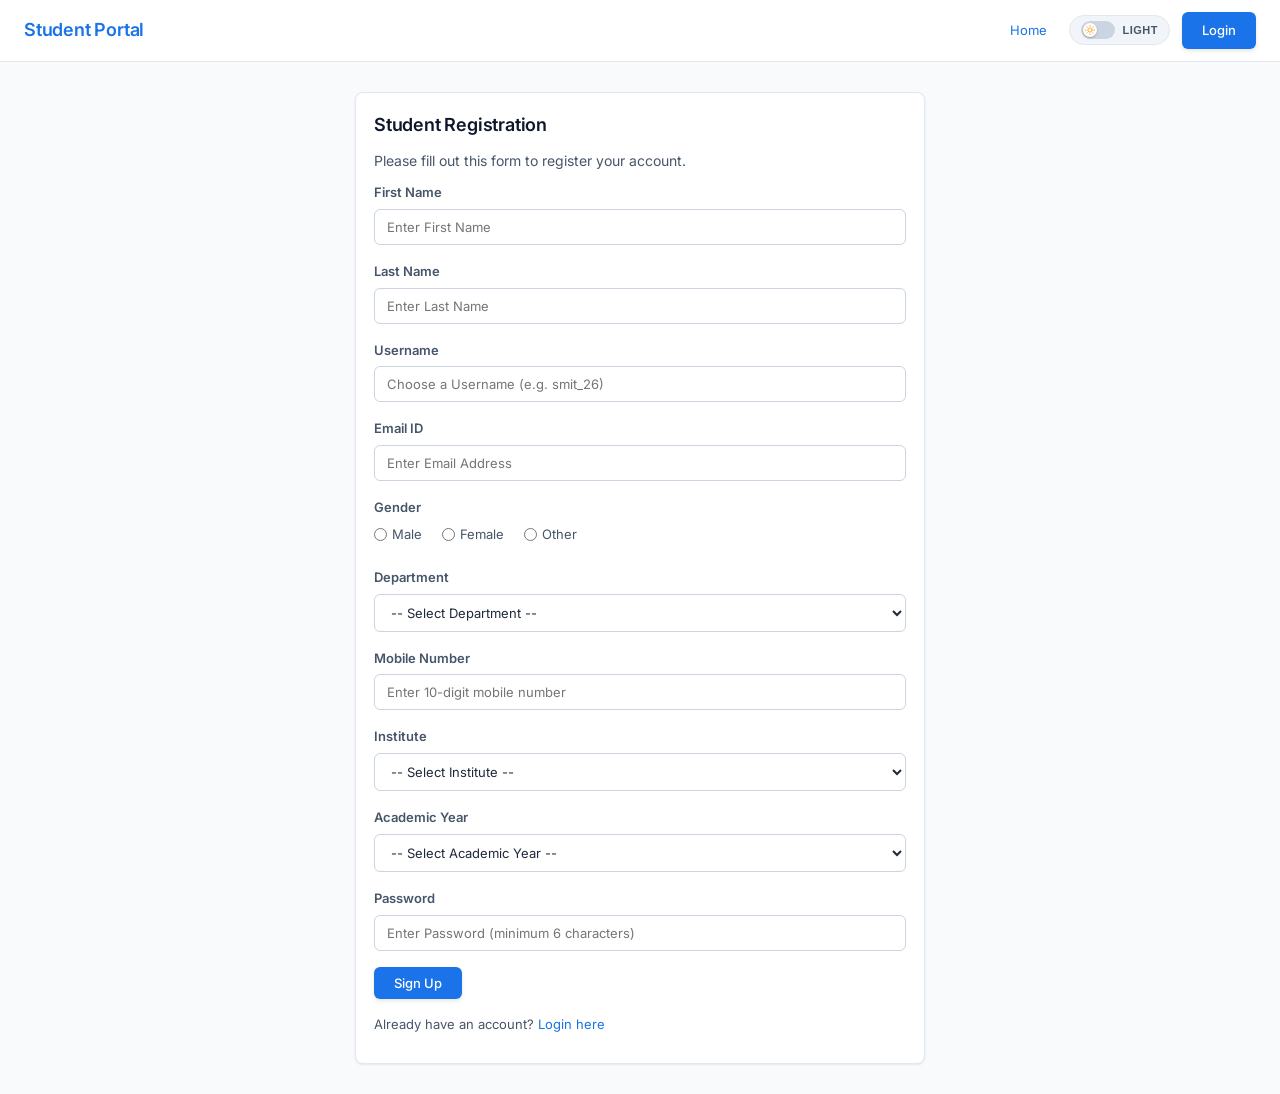
<file: StudentHubPortal/signup.html>
<!DOCTYPE html>
<html lang="en">
<head>
    <meta charset="UTF-8">
    <meta name="viewport" content="width=device-width, initial-scale=1.0">
    <title>Sign Up - Student Portal</title>
    <link rel="stylesheet" href="css/style.css">
    <link rel="stylesheet" href="css/pages.css">
</head>
<body>

    <!-- Simple Top Navigation -->
    <header class="simple-navbar">
        <h2>Student Portal</h2>
        <div class="simple-nav-right">
            <a href="home.html" style="font-size: 13px; margin-right: 10px;">Home</a>
            <button id="theme-toggle" class="theme-toggle-btn" type="button" aria-label="Toggle theme" title="Toggle theme">
                <span class="theme-toggle-track">
                    <span class="theme-toggle-thumb">
                        <svg class="theme-icon sun-icon" viewBox="0 0 24 24" fill="none" stroke="currentColor" stroke-width="2" stroke-linecap="round" stroke-linejoin="round">
                            <circle cx="12" cy="12" r="5"></circle>
                            <line x1="12" y1="1" x2="12" y2="3"></line>
                            <line x1="12" y1="21" x2="12" y2="23"></line>
                            <line x1="4.22" y1="4.22" x2="5.64" y2="5.64"></line>
                            <line x1="18.36" y1="18.36" x2="19.78" y2="19.78"></line>
                            <line x1="1" y1="12" x2="3" y2="12"></line>
                            <line x1="21" y1="12" x2="23" y2="12"></line>
                            <line x1="4.22" y1="19.78" x2="5.64" y2="18.36"></line>
                            <line x1="18.36" y1="5.64" x2="19.78" y2="4.22"></line>
                        </svg>
                        <svg class="theme-icon moon-icon" viewBox="0 0 24 24" fill="none" stroke="currentColor" stroke-width="2" stroke-linecap="round" stroke-linejoin="round">
                            <path d="M21 12.79A9 9 0 1 1 11.21 3 7 7 0 0 0 21 12.79z"></path>
                        </svg>
                    </span>
                </span>
                <span class="theme-toggle-text">Theme</span>
            </button>
            <a href="login.php" class="btn">Login</a>
        </div>
    </header>

    <!-- Main Container -->
    <main class="simple-container">
        <div class="card">
            <h2 class="mb-10">Student Registration</h2>
            <p>Please fill out this form to register your account.</p>

            <form id="signup-form" action="register.php" method="POST">                
                <div id="form-message" role="status" aria-live="polite"></div>
                <!-- First Name -->
                <div class="form-group">
                    <label for="first-name">First Name</label>
                       <input type="text" id="first-name" name="firstName" placeholder="Enter First Name" >
                    <span class="error-msg" id="first-name-error">Please enter your first name.</span>
                </div>

                <!-- Last Name -->
                <div class="form-group">
                    <label for="last-name">Last Name</label>
                    <input type="text" id="last-name" name="lastName" placeholder="Enter Last Name" >
                    <span class="error-msg" id="last-name-error">Please enter your last name.</span>
                </div>

                <!-- Username -->
                <div class="form-group">
                    <label for="username">Username</label>
                    <input type="text" id="username" name="username" placeholder="Choose a Username (e.g. smit_26)" >
                    <span class="error-msg" id="username-error">Username must be at least 3 characters (letters, numbers, and underscores only).</span>
                </div>

                <!-- Email ID -->
                <div class="form-group">
                    <label for="email">Email ID</label>
                    <input type="email" id="email" name="email" placeholder="Enter Email Address" >
                    <span class="error-msg" id="email-error">Please enter a valid email address.</span>
                </div>

                <!-- Gender -->
                <div class="form-group">
                    <label>Gender</label>
                    <div class="gender-options">
                        <label><input type="radio" name="gender" value="Male"> Male</label>
                        <label><input type="radio" name="gender" value="Female"> Female</label>
                        <label><input type="radio" name="gender" value="Other"> Other</label>
                    </div>
                    <span class="error-msg" id="gender-error">Please select your gender.</span>
                </div>

                <!-- Department -->
                <div class="form-group">
                    <label for="department">Department</label>
                    <select id="department" name="department">
                        <option value="">-- Select Department --</option>
                        <option value="Computer Engineering">Computer Engineering</option>
                        <option value="Information Technology">Information Technology</option>
                        <option value="Computer Science">Computer Science & Engineering</option>
                        <option value="Mechanical Engineering">Mechanical Engineering</option>
                        <option value="Civil Engineering">Civil Engineering</option>
                        <option value="Electrical Engineering">Electrical Engineering</option>
                    </select>
                    <span class="error-msg" id="department-error">Please select your department.</span>
                </div>

                <!-- Mobile Number -->
                <div class="form-group">
                    <label for="mobile">Mobile Number</label>
                    <input type="text" id="mobile" name="mobile" placeholder="Enter 10-digit mobile number">
                    <span class="error-msg" id="mobile-error">Please enter a valid 10-digit mobile number.</span>
                </div>

                <!-- Institute -->
                <div class="form-group">
                    <label for="institute">Institute</label>
                    <select id="institute" name="institute">
                        <option value="">-- Select Institute --</option>
                        <option value="CSPIT">CSPIT</option>
                        <option value="DEPSTAR">DEPSTAR</option>
                        <option value="RPCP">RPCP</option>
                        <option value="CMPICA">CMPICA</option>
                        <option value="I2IM">I2IM</option>
                        <option value="PDPIAS">PDPIAS</option>
                    </select>
                    <span class="error-msg" id="institute-error">Please select your institute.</span>
                </div>

                <!-- Academic Year -->
                <div class="form-group">
                    <label for="academic-year">Academic Year</label>
                    <select id="academic-year" name="academicYear">
                        <option value="">-- Select Academic Year --</option>
                        <option value="2026-27">2026-27</option>
                        <option value="2025-26">2025-26</option>
                        <option value="2024-25">2024-25</option>
                        <option value="2023-24">2023-24</option>
                    </select>
                    <span class="error-msg" id="academic-year-error">Please select academic year.</span>
                </div>

                <!-- Password -->
                <div class="form-group">
                    <label for="password">Password</label>
                    <input type="password" id="password" name="password" placeholder="Enter Password (minimum 6 characters)">
                    <span class="error-msg" id="password-error">Password must be at least 6 characters.</span>
                </div>

                <button type="submit" class="btn">Sign Up</button>
            </form>

            <p style="margin-top: 15px; font-size: 13px;">
                Already have an account? <a href="login.php">Login here</a>
            </p>
        </div>
    </main>

    <!-- Form Validation Script -->
    <script src="js/signup-validation.js"></script>
    <script src="js/theme.js"></script>
</body>
</html>
</file>
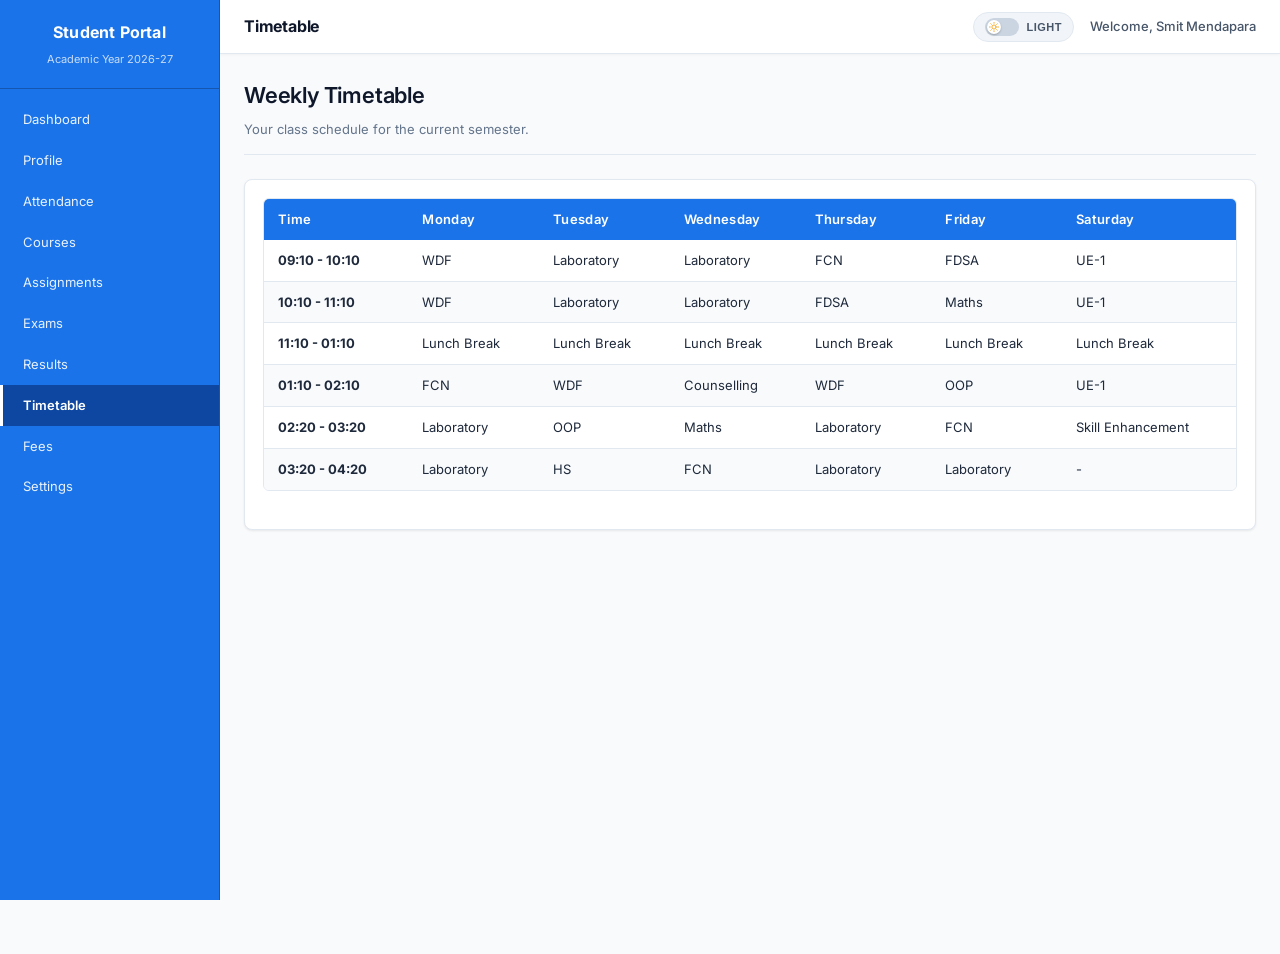
<file: StudentHubPortal/timetable.html>
<!DOCTYPE html>
<html lang="en">
<head>
    <meta charset="UTF-8">
    <meta name="viewport" content="width=device-width, initial-scale=1.0">
    <title>Timetable - Student Dashboard</title>
    <link rel="stylesheet" href="css/style.css">
    <link rel="stylesheet" href="css/layout.css">
    <link rel="stylesheet" href="css/pages.css">
</head>
<body>

    <!-- Sidebar -->
    <aside class="sidebar">
        <div class="sidebar-header">
            <h2>Student Portal</h2>
            <p>Academic Year 2026-27</p>
        </div>
        <ul class="sidebar-menu">
            <li><a href="index.html">Dashboard</a></li>
            <li><a href="profile.html">Profile</a></li>
            <li><a href="attendance.html">Attendance</a></li>
            <li><a href="courses.html">Courses</a></li>
            <li><a href="assignments.html">Assignments</a></li>
            <li><a href="exams.html">Exams</a></li>
            <li><a href="results.html">Results</a></li>
            <li><a href="timetable.html" class="active">Timetable</a></li>
            <li><a href="fees.html">Fees</a></li>
            <li><a href="settings.html">Settings</a></li>
        </ul>
    </aside>

    <!-- Top Navbar -->
    <header class="top-navbar">
        <span class="navbar-title">Timetable</span>
        <div class="navbar-right">
            <button id="theme-toggle" class="theme-toggle-btn" type="button" aria-label="Toggle theme" title="Toggle theme">
                <span class="theme-toggle-track">
                    <span class="theme-toggle-thumb">
                        <svg class="theme-icon sun-icon" viewBox="0 0 24 24" fill="none" stroke="currentColor" stroke-width="2" stroke-linecap="round" stroke-linejoin="round">
                            <circle cx="12" cy="12" r="5"></circle>
                            <line x1="12" y1="1" x2="12" y2="3"></line>
                            <line x1="12" y1="21" x2="12" y2="23"></line>
                            <line x1="4.22" y1="4.22" x2="5.64" y2="5.64"></line>
                            <line x1="18.36" y1="18.36" x2="19.78" y2="19.78"></line>
                            <line x1="1" y1="12" x2="3" y2="12"></line>
                            <line x1="21" y1="12" x2="23" y2="12"></line>
                            <line x1="4.22" y1="19.78" x2="5.64" y2="18.36"></line>
                            <line x1="18.36" y1="5.64" x2="19.78" y2="4.22"></line>
                        </svg>
                        <svg class="theme-icon moon-icon" viewBox="0 0 24 24" fill="none" stroke="currentColor" stroke-width="2" stroke-linecap="round" stroke-linejoin="round">
                            <path d="M21 12.79A9 9 0 1 1 11.21 3 7 7 0 0 0 21 12.79z"></path>
                        </svg>
                    </span>
                </span>
                <span class="theme-toggle-text">Theme</span>
            </button>
            <span class="navbar-user">Welcome, Smit Mendapara</span>
        </div>
    </header>

    <!-- Main Content -->
    <main class="main-content">

        <!-- Page Header -->
        <div class="page-header">
            <h1>Weekly Timetable</h1>
            <p>Your class schedule for the current semester.</p>
        </div>

        <!-- Timetable -->
        <div class="card">
            <table>
                <thead>
                    <tr>
                        <th>Time</th>
                        <th>Monday</th>
                        <th>Tuesday</th>
                        <th>Wednesday</th>
                        <th>Thursday</th>
                        <th>Friday</th>
                        <th>Saturday</th>
                    </tr>
                </thead>
                <tbody>
                    <tr>
                        <td><strong>09:10 - 10:10</strong></td>
                        <td>WDF</td>
                        <td>Laboratory</td>
                        <td>Laboratory</td>
                        <td>FCN</td>
                        <td>FDSA</td>
                        <td>UE-1</td>
                    </tr>
                    <tr>
                        <td><strong>10:10 - 11:10</strong></td>
                        <td>WDF</td>
                        <td>Laboratory</td>
                        <td>Laboratory</td>
                        <td>FDSA</td>
                        <td>Maths</td>
                        <td>UE-1</td>
                    </tr>
                    <tr>
                        <td><strong>11:10 - 01:10</strong></td>
                        <td>Lunch Break</td>
                        <td>Lunch Break</td>
                        <td>Lunch Break</td>
                        <td>Lunch Break</td>
                        <td>Lunch Break</td>
                        <td>Lunch Break</td>
                    </tr>
                    <tr>
                        <td><strong>01:10 - 02:10</strong></td>
                        <td>FCN</td>
                        <td>WDF</td>
                        <td>Counselling</td>
                        <td>WDF</td>
                        <td>OOP</td>
                        <td>UE-1</td>
                    </tr>
                    <tr>
                        <td><strong>02:20 - 03:20</strong></td>
                        <td>Laboratory</td>
                        <td>OOP</td>
                        <td>Maths</td>
                        <td>Laboratory</td>
                        <td>FCN</td>
                        <td>Skill Enhancement</td>
                    </tr>
                    <tr>
                        <td><strong>03:20 - 04:20</strong></td>
                        <td>Laboratory</td>
                        <td>HS</td>
                        <td>FCN</td>
                        <td>Laboratory</td>
                        <td>Laboratory</td>
                        <td>-</td>
                    </tr>
                </tbody>
            </table>
        </div>

    </main>
    <script src="js/theme.js"></script>
</body>
</html>
</file>
<file: StudentHubPortal/css/style.css>
/* ==========================================================================
   Student Hub Portal - Base Styles & Theme Tokens
   ========================================================================== */

@import url('https://fonts.googleapis.com/css2?family=Inter:wght@300;400;500;600;700&display=swap');

/* ==========================================================================
   Theme Variables (Light & Dark Modes)
   ========================================================================== */
:root {
    /* Base Colors - Light Theme */
    --bg-primary: #f8fafc;
    --bg-surface: #ffffff;
    --bg-surface-elevated: #f1f5f9;
    --bg-sidebar: #1a73e8;
    --bg-sidebar-hover: #1557b0;
    --bg-sidebar-active: #0d47a1;
    --sidebar-text: #ffffff;
    --sidebar-text-muted: #c8dcf8;
    --sidebar-border: #1557b0;

    --text-primary: #1e293b;
    --text-secondary: #475569;
    --text-muted: #64748b;
    --text-heading: #0f172a;

    --border-color: #e2e8f0;
    --border-subtle: #f1f5f9;

    --primary: #1a73e8;
    --primary-hover: #1557b0;
    --primary-light: rgba(26, 115, 232, 0.08);
    --primary-contrast: #ffffff;

    --navbar-bg: rgba(255, 255, 255, 0.95);
    --navbar-border: #e2e8f0;
    --navbar-shadow: 0 1px 3px rgba(0, 0, 0, 0.04);

    --card-bg: #ffffff;
    --card-border: #e2e8f0;
    --card-shadow: 0 1px 3px rgba(0, 0, 0, 0.05), 0 1px 2px rgba(0, 0, 0, 0.03);
    --card-shadow-hover: 0 6px 14px rgba(0, 0, 0, 0.08);

    --table-header-bg: #1a73e8;
    --table-header-text: #ffffff;
    --table-row-even: #f8fafc;
    --table-row-hover: #eff6ff;
    --table-border: #e2e8f0;

    --input-bg: #ffffff;
    --input-border: #cbd5e1;
    --input-text: #1e293b;
    --input-focus-border: #1a73e8;
    --input-focus-ring: rgba(26, 115, 232, 0.2);

    --status-success: #15803d;
    --status-danger: #b91c1c;

    --fee-bg: #eff6ff;
    --fee-border: #93c5fd;

    --font-family: 'Inter', system-ui, -apple-system, BlinkMacSystemFont, 'Segoe UI', Roboto, sans-serif;
    --theme-transition: background-color 0.25s ease, color 0.25s ease, border-color 0.25s ease, box-shadow 0.25s ease;
}

[data-theme="dark"] {
    /* Base Colors - Dark Theme */
    --bg-primary: #0b0f19;
    --bg-surface: #131b2e;
    --bg-surface-elevated: #1e293b;
    --bg-sidebar: #070a12;
    --bg-sidebar-hover: #1e293b;
    --bg-sidebar-active: #2563eb;
    --sidebar-text: #f8fafc;
    --sidebar-text-muted: #94a3b8;
    --sidebar-border: #1e293b;

    --text-primary: #f1f5f9;
    --text-secondary: #cbd5e1;
    --text-muted: #94a3b8;
    --text-heading: #ffffff;

    --border-color: #1e293b;
    --border-subtle: #172033;

    --primary: #3b82f6;
    --primary-hover: #60a5fa;
    --primary-light: rgba(59, 130, 246, 0.15);
    --primary-contrast: #ffffff;

    --navbar-bg: rgba(19, 27, 46, 0.95);
    --navbar-border: #1e293b;
    --navbar-shadow: 0 2px 8px rgba(0, 0, 0, 0.4);

    --card-bg: #131b2e;
    --card-border: #1e293b;
    --card-shadow: 0 4px 6px -1px rgba(0, 0, 0, 0.3), 0 2px 4px -2px rgba(0, 0, 0, 0.2);
    --card-shadow-hover: 0 10px 18px -3px rgba(0, 0, 0, 0.45);

    --table-header-bg: #1e3a8a;
    --table-header-text: #ffffff;
    --table-row-even: #0e1626;
    --table-row-hover: #19243d;
    --table-border: #1e293b;

    --input-bg: #0b0f19;
    --input-border: #334155;
    --input-text: #f8fafc;
    --input-focus-border: #3b82f6;
    --input-focus-ring: rgba(59, 130, 246, 0.25);

    --status-success: #4ade80;
    --status-danger: #f87171;

    --fee-bg: #172554;
    --fee-border: #1e40af;
}

/* ==========================================================================
   Base Styles & Reset
   ========================================================================== */
* {
    margin: 0;
    padding: 0;
    box-sizing: border-box;
}

body {
    font-family: var(--font-family);
    background-color: var(--bg-primary);
    color: var(--text-primary);
    font-size: 14px;
    line-height: 1.6;
    transition: var(--theme-transition);
    min-height: 100vh;
}

/* Links */
a {
    text-decoration: none;
    color: var(--primary);
    transition: color 0.2s ease;
}

a:hover {
    text-decoration: underline;
    color: var(--primary-hover);
}

/* Headings */
h1, h2, h3, h4 {
    color: var(--text-heading);
    margin-bottom: 10px;
    font-weight: 600;
    letter-spacing: -0.2px;
    transition: color 0.25s ease;
}

h1 {
    font-size: 22px;
}

h2 {
    font-size: 18px;
}

h3 {
    font-size: 16px;
}

/* Paragraphs */
p {
    margin-bottom: 10px;
    color: var(--text-secondary);
    transition: color 0.25s ease;
}

/* ==========================================================================
   Tables
   ========================================================================== */
table {
    width: 100%;
    border-collapse: separate;
    border-spacing: 0;
    margin-bottom: 20px;
    border-radius: 6px;
    overflow: hidden;
    border: 1px solid var(--table-border);
}

table th,
table td {
    padding: 10px 14px;
    text-align: left;
    font-size: 13px;
    border-bottom: 1px solid var(--table-border);
    transition: var(--theme-transition);
}

table th {
    background-color: var(--table-header-bg);
    color: var(--table-header-text);
    font-weight: 600;
    letter-spacing: 0.3px;
    border: none;
}

table td {
    background-color: var(--card-bg);
    color: var(--text-primary);
}

table tr:nth-child(even) td {
    background-color: var(--table-row-even);
}

table tr:hover td {
    background-color: var(--table-row-hover);
}

table tr:last-child td {
    border-bottom: none;
}

/* ==========================================================================
   Forms
   ========================================================================== */
form {
    max-width: 600px;
}

.form-group {
    margin-bottom: 16px;
}

.form-group label {
    display: block;
    margin-bottom: 6px;
    font-weight: 600;
    color: var(--text-secondary);
    font-size: 13px;
    transition: color 0.25s ease;
}

.form-group input,
.form-group select,
.form-group textarea {
    width: 100%;
    padding: 9px 12px;
    background-color: var(--input-bg);
    color: var(--input-text);
    border: 1px solid var(--input-border);
    border-radius: 6px;
    font-size: 13px;
    font-family: var(--font-family);
    transition: var(--theme-transition);
}

.form-group input:focus,
.form-group select:focus,
.form-group textarea:focus {
    outline: none;
    border-color: var(--input-focus-border);
    box-shadow: 0 0 0 3px var(--input-focus-ring);
}

.form-group textarea {
    resize: vertical;
    min-height: 80px;
}

/* ==========================================================================
   Buttons
   ========================================================================== */
.btn {
    display: inline-block;
    padding: 8px 20px;
    background-color: var(--primary);
    color: var(--primary-contrast);
    border: none;
    border-radius: 6px;
    font-size: 13px;
    font-weight: 500;
    cursor: pointer;
    font-family: var(--font-family);
    transition: all 0.2s ease;
    box-shadow: 0 2px 4px rgba(0, 0, 0, 0.1);
    text-decoration: none;
}

.btn:hover {
    background-color: var(--primary-hover);
    color: var(--primary-contrast);
    text-decoration: none;
}

/* ==========================================================================
   Cards
   ========================================================================== */
.card {
    background-color: var(--card-bg);
    border: 1px solid var(--card-border);
    border-radius: 8px;
    padding: 18px;
    margin-bottom: 18px;
    box-shadow: var(--card-shadow);
    transition: var(--theme-transition);
}

.card h3 {
    margin-bottom: 8px;
}

/* ==========================================================================
   Status Badges
   ========================================================================== */
.status-present,
.status-pass {
    color: var(--status-success);
    font-weight: 600;
}

.status-absent,
.status-fail {
    color: var(--status-danger);
    font-weight: 600;
}

/* ==========================================================================
   Navbar Right & Theme Toggle Button
   ========================================================================== */
.navbar-right {
    display: flex;
    align-items: center;
    gap: 16px;
}

.theme-toggle-btn {
    display: inline-flex;
    align-items: center;
    gap: 8px;
    background-color: var(--bg-surface-elevated);
    border: 1px solid var(--border-color);
    padding: 5px 11px;
    border-radius: 20px;
    cursor: pointer;
    font-size: 12px;
    font-weight: 600;
    color: var(--text-secondary);
    transition: all 0.25s ease;
    user-select: none;
}

.theme-toggle-btn:hover {
    background-color: var(--border-color);
    color: var(--text-primary);
}

.theme-toggle-btn:focus-visible {
    outline: none;
    box-shadow: 0 0 0 3px var(--input-focus-ring);
}

.theme-toggle-track {
    width: 34px;
    height: 18px;
    background-color: #cbd5e1;
    border-radius: 20px;
    position: relative;
    transition: background-color 0.25s ease;
    display: inline-block;
}

[data-theme="dark"] .theme-toggle-track {
    background-color: var(--primary);
}

.theme-toggle-thumb {
    width: 14px;
    height: 14px;
    background-color: #ffffff;
    border-radius: 50%;
    position: absolute;
    left: 2px;
    top: 2px;
    transition: transform 0.25s cubic-bezier(0.4, 0, 0.2, 1);
    display: flex;
    align-items: center;
    justify-content: center;
    box-shadow: 0 1px 2px rgba(0, 0, 0, 0.25);
}

[data-theme="dark"] .theme-toggle-thumb {
    transform: translateX(16px);
    background-color: #0b0f19;
}

.theme-icon {
    width: 10px;
    height: 10px;
    position: absolute;
    transition: opacity 0.2s ease, transform 0.25s ease;
}

.sun-icon {
    color: #f59e0b;
    opacity: 1;
    transform: scale(1) rotate(0deg);
}

.moon-icon {
    color: #60a5fa;
    opacity: 0;
    transform: scale(0.4) rotate(-90deg);
}

[data-theme="dark"] .sun-icon {
    opacity: 0;
    transform: scale(0.4) rotate(90deg);
}

[data-theme="dark"] .moon-icon {
    opacity: 1;
    transform: scale(1) rotate(0deg);
}

.theme-toggle-text {
    font-size: 11px;
    font-weight: 600;
    text-transform: uppercase;
    letter-spacing: 0.5px;
    color: var(--text-secondary);
}

[data-theme="dark"] .theme-toggle-text {
    color: var(--text-primary);
}

/* ==========================================================================
   Settings Appearance Card Styles
   ========================================================================== */
.theme-options-grid {
    display: grid;
    grid-template-columns: repeat(auto-fit, minmax(180px, 1fr));
    gap: 16px;
    margin-top: 15px;
}

.theme-option-btn {
    background: var(--card-bg);
    border: 2px solid var(--border-color);
    border-radius: 8px;
    padding: 12px;
    cursor: pointer;
    text-align: left;
    transition: all 0.2s ease;
    display: flex;
    flex-direction: column;
    gap: 10px;
    font-family: var(--font-family);
}

.theme-option-btn:hover {
    border-color: var(--primary);
}

.theme-option-btn.active {
    border-color: var(--primary);
    box-shadow: 0 0 0 3px var(--primary-light);
}

.theme-option-preview {
    height: 60px;
    border-radius: 6px;
    border: 1px solid var(--border-color);
    display: flex;
    overflow: hidden;
    position: relative;
}

.preview-light {
    background: #f8fafc;
}

.preview-light .preview-sidebar {
    width: 25%;
    background: #1a73e8;
    height: 100%;
}

.preview-light .preview-content {
    flex: 1;
    padding: 6px;
    display: flex;
    flex-direction: column;
    gap: 4px;
}

.preview-light .preview-line {
    height: 6px;
    width: 50%;
    background: #cbd5e1;
    border-radius: 3px;
}

.preview-light .preview-card {
    height: 24px;
    background: #ffffff;
    border: 1px solid #e2e8f0;
    border-radius: 4px;
}

.preview-dark {
    background: #0b0f19;
}

.preview-dark .preview-sidebar {
    width: 25%;
    background: #070a12;
    height: 100%;
    border-right: 1px solid #1e293b;
}

.preview-dark .preview-content {
    flex: 1;
    padding: 6px;
    display: flex;
    flex-direction: column;
    gap: 4px;
}

.preview-dark .preview-line {
    height: 6px;
    width: 50%;
    background: #334155;
    border-radius: 3px;
}

.preview-dark .preview-card {
    height: 24px;
    background: #131b2e;
    border: 1px solid #1e293b;
    border-radius: 4px;
}

.theme-option-label {
    display: flex;
    align-items: center;
    gap: 8px;
    font-size: 13px;
    font-weight: 600;
    color: var(--text-primary);
}

/* ==========================================================================
   Utility Classes
   ========================================================================== */
.text-center {
    text-align: center;
}

.mb-10 {
    margin-bottom: 10px;
}

.mb-20 {
    margin-bottom: 20px;
}

.mt-20 {
    margin-top: 20px;
}
</file>
<file: StudentHubPortal/css/layout.css>
/* ==========================================================================
   Layout - Sidebar & Top Navbar
   ========================================================================== */

/* Sidebar */
.sidebar {
    position: fixed;
    top: 0;
    left: 0;
    width: 220px;
    height: 100%;
    background-color: var(--bg-sidebar);
    color: var(--sidebar-text);
    padding: 0;
    overflow-y: auto;
    z-index: 100;
    border-right: 1px solid var(--sidebar-border);
    transition: var(--theme-transition);
}

.sidebar-header {
    padding: 20px 15px;
    border-bottom: 1px solid var(--sidebar-border);
    text-align: center;
    transition: border-color 0.25s ease;
}

.sidebar-header h2 {
    color: var(--sidebar-text);
    font-size: 16px;
    font-weight: 700;
    margin: 0;
    letter-spacing: 0.2px;
}

.sidebar-header p {
    color: var(--sidebar-text-muted);
    font-size: 11px;
    margin: 5px 0 0 0;
}

.sidebar-menu {
    list-style: none;
    padding: 10px 0;
}

.sidebar-menu li {
    margin: 0;
}

.sidebar-menu li a {
    display: block;
    padding: 10px 20px;
    color: var(--sidebar-text);
    opacity: 0.9;
    font-size: 13px;
    border-left: 3px solid transparent;
    transition: all 0.2s ease;
}

.sidebar-menu li a:hover {
    background-color: var(--bg-sidebar-hover);
    text-decoration: none;
    opacity: 1;
    border-left: 3px solid #ffffff;
}

.sidebar-menu li a.active {
    background-color: var(--bg-sidebar-active);
    border-left: 3px solid #ffffff;
    font-weight: 600;
    opacity: 1;
}

[data-theme="dark"] .sidebar-menu li a.active {
    border-left-color: var(--primary);
}

/* Navbar */
.top-navbar {
    position: fixed;
    top: 0;
    left: 220px;
    right: 0;
    height: 54px;
    background-color: var(--navbar-bg);
    border-bottom: 1px solid var(--navbar-border);
    box-shadow: var(--navbar-shadow);
    backdrop-filter: blur(8px);
    display: flex;
    align-items: center;
    justify-content: space-between;
    padding: 0 24px;
    z-index: 99;
    transition: var(--theme-transition);
}

.navbar-title {
    font-size: 16px;
    font-weight: 700;
    color: var(--text-heading);
    letter-spacing: -0.2px;
}

.navbar-user {
    font-size: 13px;
    font-weight: 500;
    color: var(--text-secondary);
}

/* Main Content Area */
.main-content {
    margin-left: 220px;
    margin-top: 54px;
    padding: 24px;
    min-height: calc(100vh - 54px);
    background-color: var(--bg-primary);
    transition: background-color 0.25s ease;
}

/* Page Header */
.page-header {
    margin-bottom: 24px;
    padding-bottom: 14px;
    border-bottom: 1px solid var(--border-color);
    transition: border-color 0.25s ease;
}

.page-header h1 {
    font-size: 22px;
    margin-bottom: 6px;
    color: var(--text-heading);
}

.page-header p {
    color: var(--text-muted);
    font-size: 13px;
    margin: 0;
}

/* Grid Layouts */
.grid-4 {
    display: flex;
    flex-wrap: wrap;
    gap: 16px;
    margin-bottom: 20px;
}

.grid-4 .card {
    flex: 1;
    min-width: 200px;
}

/* Two Column Layout */
.two-column {
    display: flex;
    gap: 20px;
    flex-wrap: wrap;
}

.two-column .column {
    flex: 1;
    min-width: 300px;
}

/* Profile Photo */
.profile-photo {
    width: 180px;
    height: 180px;
    overflow: hidden;
    border-radius: 20px;
    border: 3px solid var(--border-color);
    box-shadow: var(--card-shadow);
    transition: var(--theme-transition);
}

.profile-photo img {
    width: 100%;
    height: 100%;
    object-fit: cover;
}

/* Responsive Support */
@media (max-width: 768px) {
    .sidebar {
        width: 180px;
    }
    .top-navbar {
        left: 180px;
        padding: 0 16px;
    }
    .main-content {
        margin-left: 180px;
        padding: 16px;
    }
    .navbar-user {
        display: none;
    }
}
</file>
<file: StudentHubPortal/css/pages.css>
/* ==========================================================================
   Page-Specific Styles
   ========================================================================== */

/* Dashboard Page */
.dashboard-cards .card {
    text-align: center;
    padding: 20px 15px;
}

.dashboard-cards .card h3 {
    font-size: 26px;
    font-weight: 700;
    color: var(--primary);
    margin-bottom: 4px;
    letter-spacing: -0.5px;
}

.dashboard-cards .card p {
    color: var(--text-muted);
    font-size: 12px;
    font-weight: 500;
    margin: 0;
    text-transform: uppercase;
    letter-spacing: 0.5px;
}

.announcements-list {
    list-style: none;
}

.announcements-list li {
    padding: 10px 0;
    border-bottom: 1px solid var(--border-color);
    font-size: 13px;
    color: var(--text-secondary);
    line-height: 1.5;
}

.announcements-list li b {
    color: var(--text-primary);
    margin-right: 6px;
}

.announcements-list li:last-child {
    border-bottom: none;
}

/* Profile Page */
.profile-info {
    display: flex;
    gap: 24px;
    flex-wrap: wrap;
    align-items: flex-start;
}

.profile-details {
    flex: 1;
    min-width: 300px;
}

.profile-details table {
    max-width: 600px;
}

.profile-details table td:first-child {
    font-weight: 600;
    width: 170px;
    background-color: var(--bg-surface-elevated);
    color: var(--text-heading);
}

/* Attendance Page */
.attendance-summary {
    display: flex;
    gap: 16px;
    margin-bottom: 24px;
    flex-wrap: wrap;
}

.attendance-summary .summary-box {
    flex: 1;
    background-color: var(--card-bg);
    border: 1px solid var(--border-color);
    box-shadow: var(--card-shadow);
    border-radius: 8px;
    padding: 14px 20px;
    text-align: center;
    min-width: 130px;
    transition: var(--theme-transition);
}

.attendance-summary .summary-box h3 {
    font-size: 22px;
    font-weight: 700;
    color: var(--primary);
    margin-bottom: 2px;
}

.attendance-summary .summary-box p {
    font-size: 12px;
    font-weight: 500;
    color: var(--text-muted);
    text-transform: uppercase;
    letter-spacing: 0.5px;
    margin: 0;
}

/* Fees Page */
.fee-total {
    background-color: var(--fee-bg);
    border: 1px solid var(--fee-border);
    border-radius: 8px;
    padding: 18px;
    margin-bottom: 24px;
    text-align: center;
    box-shadow: var(--card-shadow);
    transition: var(--theme-transition);
}

.fee-total h3 {
    font-size: 13px;
    color: var(--text-heading);
    text-transform: uppercase;
    letter-spacing: 0.5px;
    margin-bottom: 4px;
}

.fee-total p {
    font-size: 26px;
    font-weight: 700;
    color: var(--primary);
    margin: 0;
}

/* Settings Page */
.settings-form {
    max-width: 500px;
}

.settings-form .btn {
    margin-top: 6px;
}


/* ==========================================================================
   Home, Login & Sign Up Pages (Simple Styles)
   ========================================================================== */
.simple-navbar {
    display: flex;
    justify-content: space-between;
    align-items: center;
    padding: 12px 24px;
    background-color: var(--navbar-bg);
    border-bottom: 1px solid var(--border-color);
}

.simple-navbar h2 {
    margin: 0;
    font-size: 18px;
    color: var(--primary);
}

.simple-nav-right {
    display: flex;
    align-items: center;
    gap: 12px;
}

.simple-container {
    max-width: 600px;
    margin: 30px auto;
    padding: 0 15px;
}

.simple-home {
    max-width: 800px;
    margin: 30px auto;
    padding: 0 15px;
    text-align: center;
}

.home-buttons {
    margin: 20px 0;
    display: flex;
    justify-content: center;
    gap: 12px;
    flex-wrap: wrap;
}

.gender-options {
    display: flex;
    gap: 20px;
    margin-top: 6px;
}

.gender-options label {
    font-weight: normal;
    cursor: pointer;
    display: flex;
    align-items: center;
    gap: 5px;
}

.error-msg {
    color: #b91c1c;
    font-size: 12px;
    margin-top: 4px;
    display: none;
}

[data-theme="dark"] .error-msg {
    color: #f87171;
}

.error-msg.show {
    display: block;
}

.form-group input.input-error,
.form-group select.input-error {
    border-color: #b91c1c;
}

/* ==========================================================================
   Dynamic UI Components (Assignment Tasks)
   ========================================================================== */

/* 1. Notification Banner */
.notification-banner {
    background-color: var(--fee-bg);
    border-bottom: 1px solid var(--fee-border);
    padding: 10px 18px;
    display: flex;
    justify-content: space-between;
    align-items: center;
    font-size: 13px;
    color: var(--text-primary);
    transition: opacity 0.3s ease;
}

.banner-content {
    display: flex;
    align-items: center;
    gap: 8px;
}

.banner-tag {
    background-color: var(--primary);
    color: #ffffff;
    font-size: 10px;
    font-weight: 700;
    padding: 2px 6px;
    border-radius: 4px;
    text-transform: uppercase;
}

.banner-close-btn {
    background: transparent;
    border: none;
    font-size: 20px;
    cursor: pointer;
    color: var(--text-muted);
    line-height: 1;
    padding: 0 4px;
}

.banner-close-btn:hover {
    color: var(--text-primary);
}

/* 2. Hamburger Menu */
.hamburger-btn {
    display: none;
    background: transparent;
    border: 1px solid var(--border-color);
    border-radius: 6px;
    padding: 6px 10px;
    cursor: pointer;
    font-size: 18px;
    color: var(--text-primary);
}

.simple-navbar {
    position: relative;
}

@media (max-width: 768px) {
    .hamburger-btn {
        display: block;
    }
    .simple-nav-right {
        display: none;
        flex-direction: column;
        position: absolute;
        top: 100%;
        left: 0;
        right: 0;
        background-color: var(--navbar-bg);
        border-bottom: 1px solid var(--border-color);
        padding: 15px 24px;
        box-shadow: var(--card-shadow);
        z-index: 100;
        gap: 12px;
    }
    .simple-nav-right.open {
        display: flex;
    }
}

/* 3. Image Slider */
.slider-container {
    position: relative;
    max-width: 100%;
    margin: 20px 0;
    overflow: hidden;
    border-radius: 8px;
    border: 1px solid var(--border-color);
    box-shadow: var(--card-shadow);
    background-color: var(--card-bg);
}

.slider-track {
    display: flex;
    transition: transform 0.4s ease-in-out;
}

.slide {
    min-width: 100%;
    position: relative;
}

.slide img {
    width: 100%;
    height: 380px;
    object-fit: cover;
    display: block;
}

.slide-caption {
    position: absolute;
    bottom: 0;
    left: 0;
    right: 0;
    background: rgba(0, 0, 0, 0.65);
    color: #ffffff;
    padding: 12px 18px;
    font-size: 13.5px;
    text-align: center;
}

.slider-btn {
    position: absolute;
    top: 50%;
    transform: translateY(-50%);
    background: rgba(0, 0, 0, 0.5);
    color: #ffffff;
    border: none;
    font-size: 22px;
    width: 40px;
    height: 40px;
    cursor: pointer;
    border-radius: 50%;
    display: flex;
    align-items: center;
    justify-content: center;
    user-select: none;
    transition: background 0.2s;
    z-index: 10;
}

.slider-btn:hover {
    background: rgba(0, 0, 0, 0.8);
}

.slider-prev {
    left: 12px;
}

.slider-next {
    right: 12px;
}

.slider-dots {
    display: flex;
    justify-content: center;
    gap: 8px;
    margin: 12px 0 20px;
}

.slider-dot {
    width: 10px;
    height: 10px;
    border-radius: 50%;
    background-color: var(--border-color);
    cursor: pointer;
    display: inline-block;
    transition: background-color 0.2s;
}

.slider-dot.active {
    background-color: var(--primary);
}

/* 4. Collapsible FAQ (Accordion) */
.faq-list {
    margin-top: 15px;
    text-align: left;
}

.faq-item {
    border: 1px solid var(--border-color);
    border-radius: 6px;
    margin-bottom: 10px;
    overflow: hidden;
    background-color: var(--card-bg);
}

.faq-question {
    width: 100%;
    padding: 12px 16px;
    display: flex;
    justify-content: space-between;
    align-items: center;
    background: transparent;
    border: none;
    cursor: pointer;
    font-size: 14px;
    font-weight: 600;
    color: var(--text-primary);
    text-align: left;
    font-family: inherit;
}

.faq-question:hover {
    background-color: var(--bg-surface-elevated);
}

.faq-icon {
    font-size: 16px;
    color: var(--primary);
    font-weight: bold;
}

.faq-answer {
    padding: 0 16px;
    max-height: 0;
    overflow: hidden;
    font-size: 13px;
    color: var(--text-secondary);
    line-height: 1.6;
}

.faq-item.active .faq-answer {
    padding: 12px 16px;
    max-height: 300px;
    border-top: 1px solid var(--border-color);
}

/* 5. Modal Popup */
.modal-overlay {
    position: fixed;
    top: 0;
    left: 0;
    right: 0;
    bottom: 0;
    background-color: rgba(0, 0, 0, 0.55);
    display: none;
    align-items: center;
    justify-content: center;
    z-index: 1000;
    padding: 15px;
}

.modal-overlay.open {
    display: flex;
}

.modal-box {
    background-color: var(--card-bg);
    border: 1px solid var(--border-color);
    border-radius: 8px;
    max-width: 500px;
    width: 100%;
    padding: 22px;
    box-shadow: 0 4px 16px rgba(0, 0, 0, 0.2);
    position: relative;
    text-align: left;
}

.modal-header {
    display: flex;
    justify-content: space-between;
    align-items: center;
    margin-bottom: 12px;
    padding-bottom: 10px;
    border-bottom: 1px solid var(--border-color);
}

.modal-header h3 {
    margin: 0;
    font-size: 16px;
    color: var(--text-heading);
}

.modal-close-btn {
    background: transparent;
    border: none;
    font-size: 22px;
    cursor: pointer;
    color: var(--text-muted);
    line-height: 1;
}

.modal-close-btn:hover {
    color: var(--text-primary);
}

.modal-body {
    font-size: 13.5px;
    color: var(--text-secondary);
    line-height: 1.6;
}

.modal-footer {
    margin-top: 18px;
    text-align: right;
}


/* JSON-generated student and event cards */

#students-list,
#events-list {
    display: grid;
    grid-template-columns: repeat(
        auto-fit,
        minmax(220px, 1fr)
    );
    gap: 16px;
    margin-top: 16px;
}

#students-list .student-json-card,
#events-list .event-json-card {
    margin-bottom: 0;
    min-width: 0;
    overflow-wrap: anywhere;
}

.student-avatar {
    width: 76px;
    height: 76px;
    object-fit: cover;
    border-radius: 50%;
    border: 2px solid var(--border-color);
    margin-bottom: 12px;
}

.student-json-card h3,
.event-json-card h3 {
    color: var(--primary);
    overflow-wrap: anywhere;
}

.student-json-card p,
.event-json-card p {
    font-size: 13px;
    line-height: 1.6;
}
</file>
